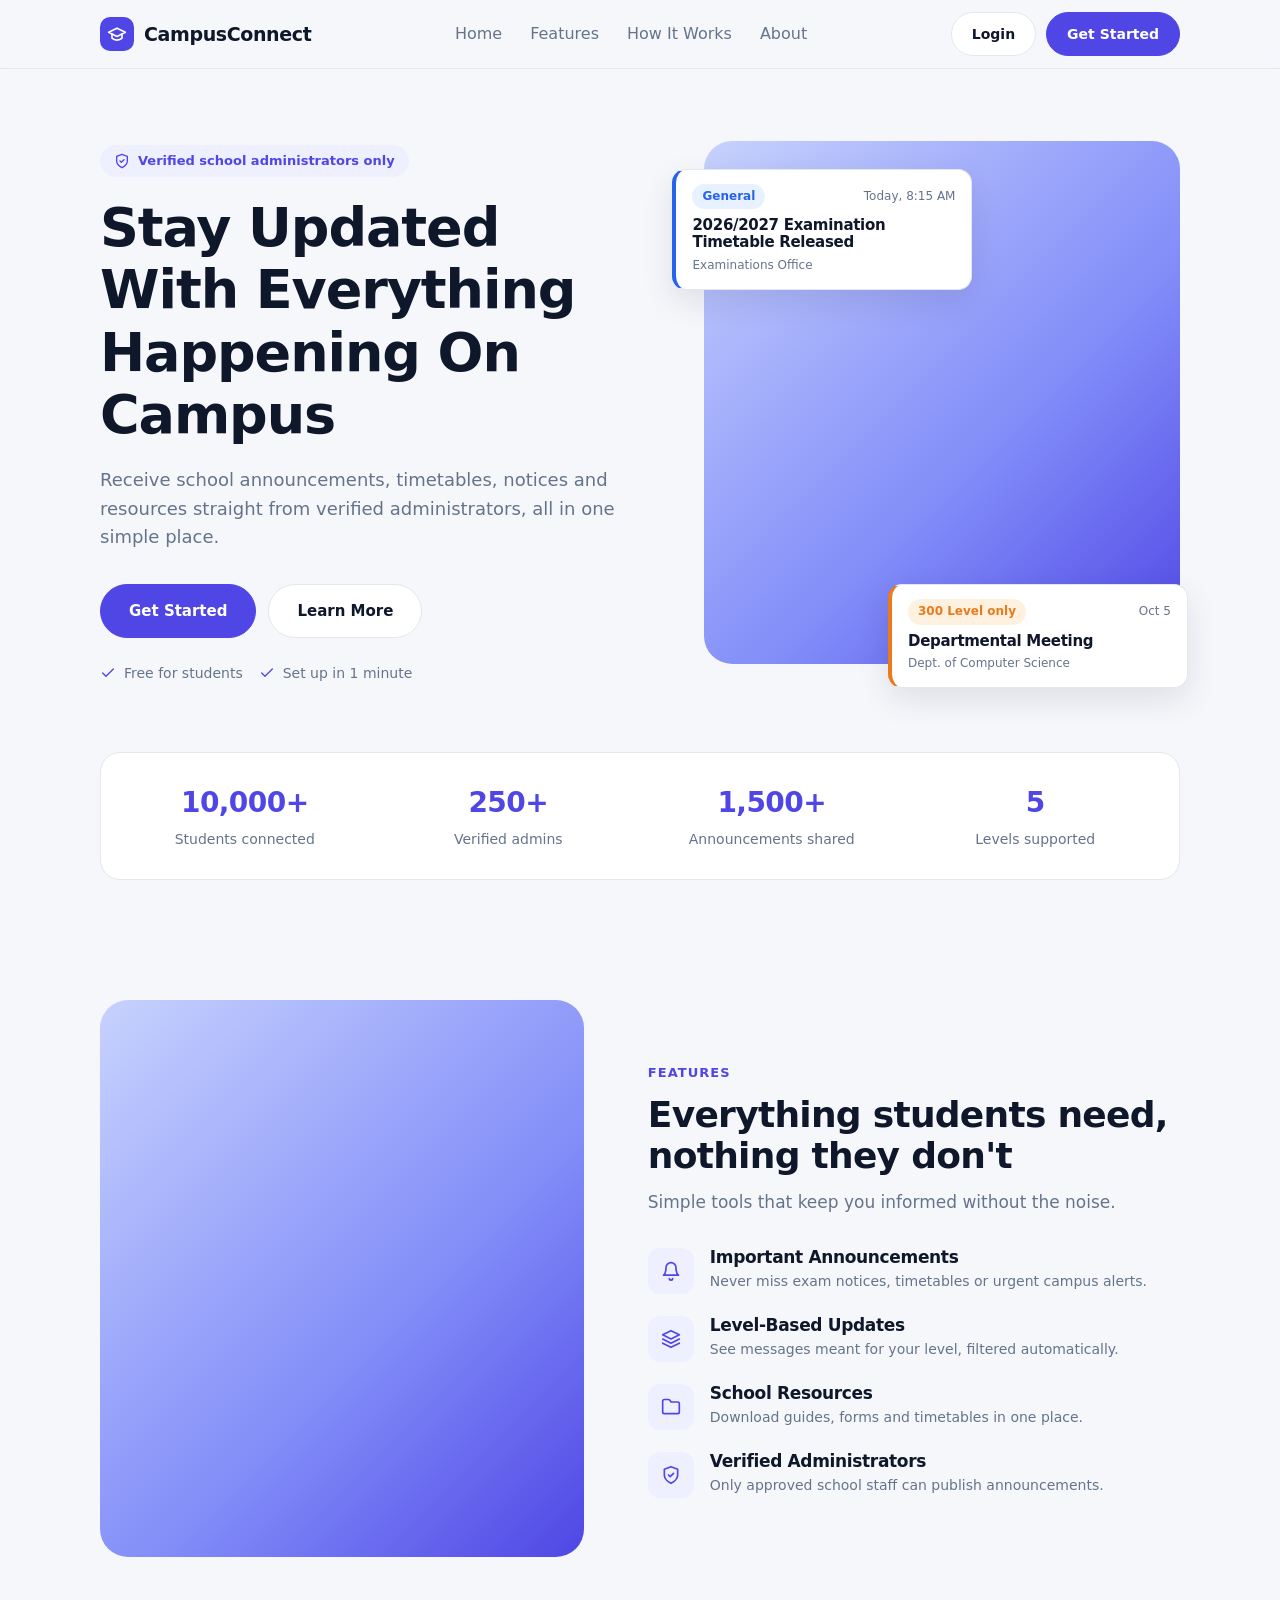
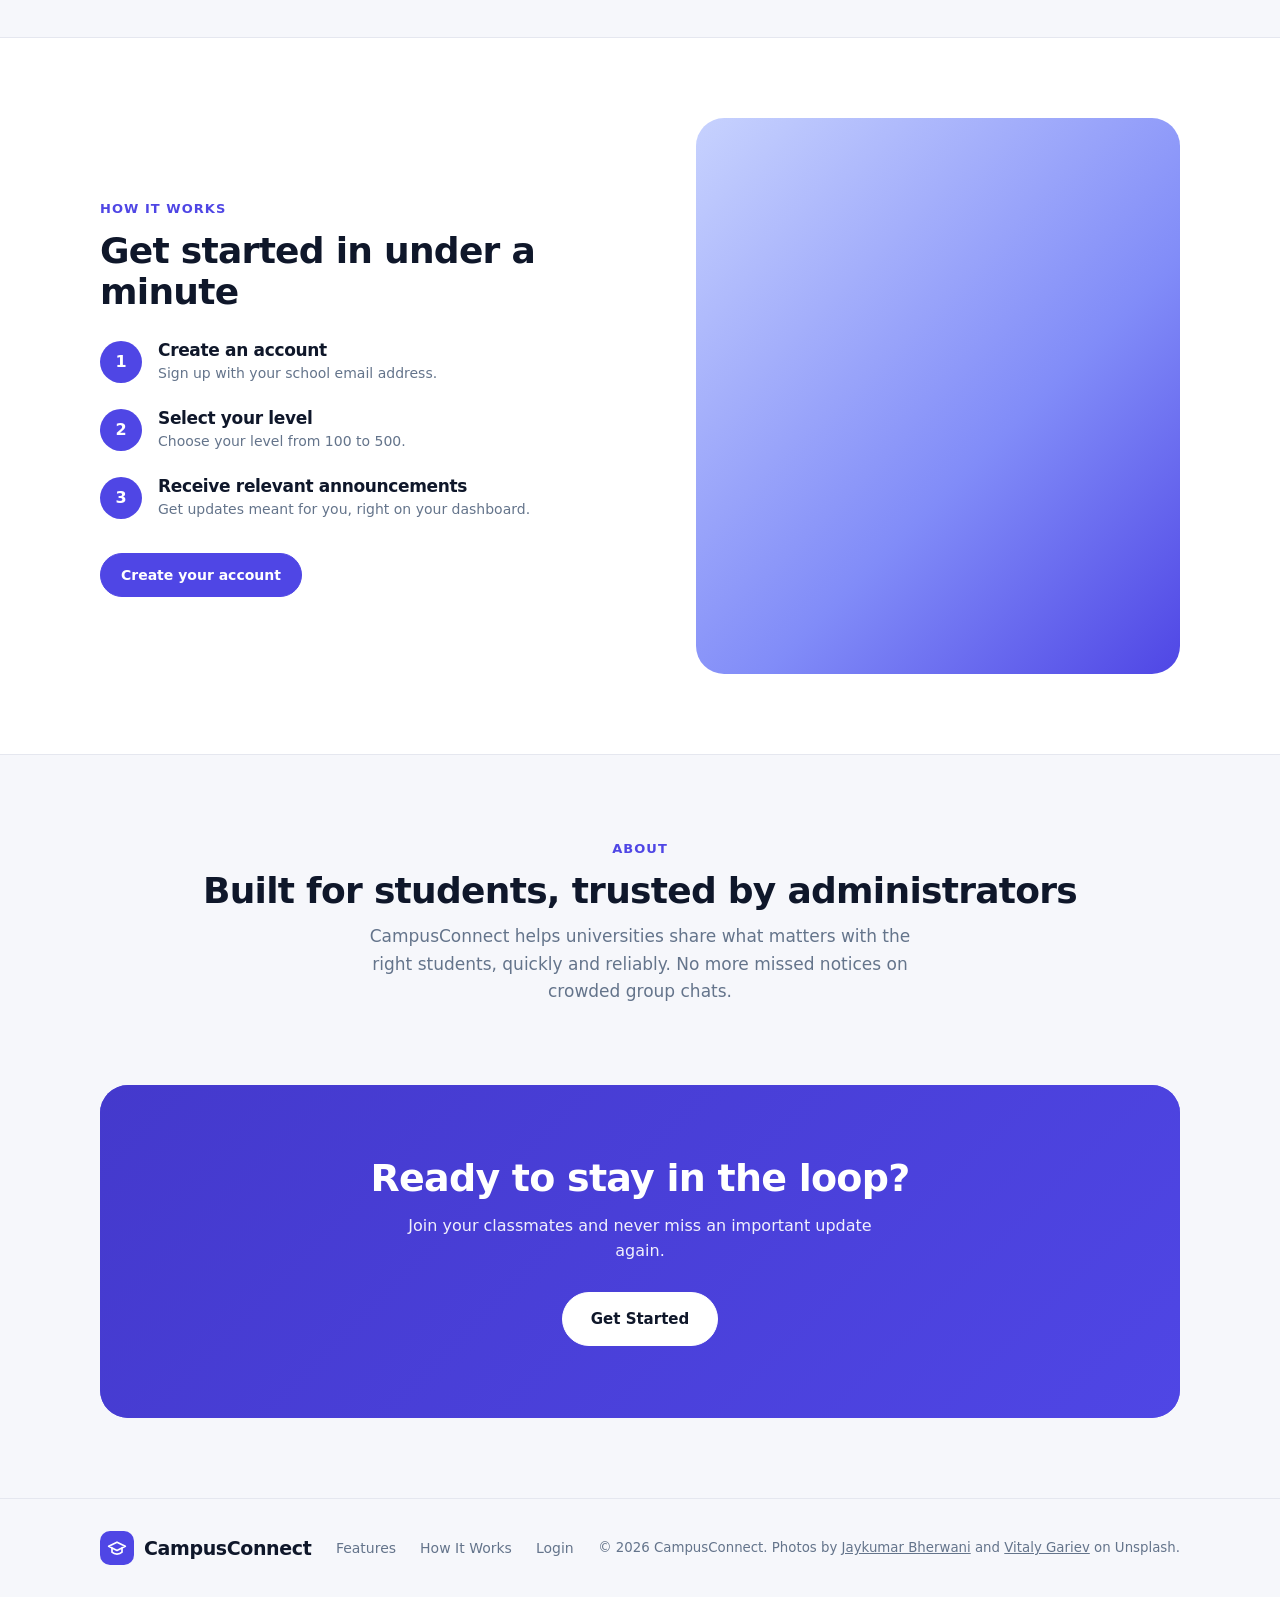
<file: index.html>
<!DOCTYPE html>
<html lang="en">
<head>
  <meta charset="UTF-8">
  <meta name="viewport" content="width=device-width, initial-scale=1.0">
  <title>CampusConnect | Stay Updated With Everything Happening On Campus</title>
  <meta name="description" content="Receive school announcements, timetables, notices and resources from verified administrators.">
  <link rel="stylesheet" href="style.css">
</head>
<body>

  <!--
    IMAGES
    Photos use Unsplash's free download links (unsplash.com/photos/ID/download).
    To change a picture, replace the ID in the src. If an image fails to load,
    the gradient behind it shows instead, so the layout never breaks.
    Photo IDs used:
      Dg8WzlOE1as  - Students studying at a long table (Jaykumar Bherwani)
      PkAiydV3VuY  - Two students in a classroom (Vitaly Gariev)
  -->

  <!-- NAVBAR -->
  <header class="navbar">
    <div class="container nav-inner">
      <a href="#home" class="logo">
        <span class="logo-icon">
          <svg viewBox="0 0 24 24"><path d="m22 10-10-5L2 10l10 5z"/><path d="M6 12v5c3 3 9 3 12 0v-5"/></svg>
        </span>
        CampusConnect
      </a>

      <nav class="nav-links" id="navLinks">
        <a href="#home">Home</a>
        <a href="#features">Features</a>
        <a href="#how-it-works">How It Works</a>
        <a href="#about">About</a>
        <div class="nav-actions-mobile">
          <a href="login.html" class="btn btn-outline">Login</a>
          <a href="signup.html" class="btn btn-primary">Get Started</a>
        </div>
      </nav>

      <div class="nav-actions">
        <a href="login.html" class="btn btn-outline">Login</a>
        <a href="signup.html" class="btn btn-primary">Get Started</a>
      </div>

      <!-- JS practice: toggle the "open" class on #navLinks when clicked -->
      <button class="menu-btn" id="menuBtn" aria-label="Toggle menu">
        <svg viewBox="0 0 24 24"><path d="M4 6h16M4 12h16M4 18h16"/></svg>
      </button>
    </div>
  </header>

  <main>
    <!-- HERO -->
    <section class="hero" id="home">
      <div class="container hero-grid">
        <div class="hero-text">
          <span class="pill">
            <svg viewBox="0 0 24 24"><path d="M12 22s8-4 8-10V5l-8-3-8 3v7c0 6 8 10 8 10z"/><path d="m9 12 2 2 4-4"/></svg>
            Verified school administrators only
          </span>
          <h1>Stay Updated With Everything Happening On Campus</h1>
          <p>
            Receive school announcements, timetables, notices and resources
            straight from verified administrators, all in one simple place.
          </p>
          <div class="hero-buttons">
            <a href="signup.html" class="btn btn-primary btn-lg">Get Started</a>
            <a href="#features" class="btn btn-outline btn-lg">Learn More</a>
          </div>
          <div class="trust">
            <svg viewBox="0 0 24 24"><path d="M20 6 9 17l-5-5"/></svg> Free for students
            <svg viewBox="0 0 24 24"><path d="M20 6 9 17l-5-5"/></svg> Set up in 1 minute
          </div>
        </div>

        <!-- Photo with floating announcement cards -->
        <div class="hero-visual">
          <div class="photo photo-hero">
            <img src="https://unsplash.com/photos/Dg8WzlOE1as/download?force=true&w=1000"
                 alt="Students studying together at a long table" onerror="this.remove()">
          </div>

          <article class="ann-card general float-top">
            <div class="ann-top">
              <span class="badge badge-general">General</span>
              <small>Today, 8:15 AM</small>
            </div>
            <h3>2026/2027 Examination Timetable Released</h3>
            <small class="author">Examinations Office</small>
          </article>

          <article class="ann-card level float-bottom">
            <div class="ann-top">
              <span class="badge badge-level-card">300 Level only</span>
              <small>Oct 5</small>
            </div>
            <h3>Departmental Meeting</h3>
            <small class="author">Dept. of Computer Science</small>
          </article>
        </div>
      </div>
    </section>

    <!-- STATS -->
    <section class="stats">
      <div class="container stats-grid">
        <div><strong>10,000+</strong><span>Students connected</span></div>
        <div><strong>250+</strong><span>Verified admins</span></div>
        <div><strong>1,500+</strong><span>Announcements shared</span></div>
        <div><strong>5</strong><span>Levels supported</span></div>
      </div>
    </section>

    <!-- FEATURES -->
    <section class="section" id="features">
      <div class="container split">
        <div class="split-image">
          <div class="photo photo-tall">
            <img src="https://unsplash.com/photos/PkAiydV3VuY/download?force=true&w=900"
                 alt="Two students smiling in a classroom" onerror="this.remove()">
          </div>
        </div>

        <div>
          <span class="eyebrow">Features</span>
          <h2>Everything students need, nothing they don't</h2>
          <p class="lead">Simple tools that keep you informed without the noise.</p>

          <div class="feature-list">
            <div class="feature">
              <div class="icon-box"><svg viewBox="0 0 24 24"><path d="M6 8a6 6 0 0 1 12 0c0 7 3 9 3 9H3s3-2 3-9"/><path d="M10 21a2 2 0 0 0 4 0"/></svg></div>
              <div>
                <h3>Important Announcements</h3>
                <p>Never miss exam notices, timetables or urgent campus alerts.</p>
              </div>
            </div>
            <div class="feature">
              <div class="icon-box"><svg viewBox="0 0 24 24"><path d="m12 2 10 5-10 5L2 7z"/><path d="m2 17 10 5 10-5M2 12l10 5 10-5"/></svg></div>
              <div>
                <h3>Level-Based Updates</h3>
                <p>See messages meant for your level, filtered automatically.</p>
              </div>
            </div>
            <div class="feature">
              <div class="icon-box"><svg viewBox="0 0 24 24"><path d="M4 20h16a2 2 0 0 0 2-2V8a2 2 0 0 0-2-2h-7.9l-1.5-2.2A2 2 0 0 0 9 3H4a2 2 0 0 0-2 2v13a2 2 0 0 0 2 2z"/></svg></div>
              <div>
                <h3>School Resources</h3>
                <p>Download guides, forms and timetables in one place.</p>
              </div>
            </div>
            <div class="feature">
              <div class="icon-box"><svg viewBox="0 0 24 24"><path d="M12 22s8-4 8-10V5l-8-3-8 3v7c0 6 8 10 8 10z"/><path d="m9 12 2 2 4-4"/></svg></div>
              <div>
                <h3>Verified Administrators</h3>
                <p>Only approved school staff can publish announcements.</p>
              </div>
            </div>
          </div>
        </div>
      </div>
    </section>

    <!-- HOW IT WORKS -->
    <section class="section section-alt" id="how-it-works">
      <div class="container split split-reverse">
        <div>
          <span class="eyebrow">How It Works</span>
          <h2>Get started in under a minute</h2>

          <ol class="steps">
            <li>
              <span class="step-number">1</span>
              <div>
                <h3>Create an account</h3>
                <p>Sign up with your school email address.</p>
              </div>
            </li>
            <li>
              <span class="step-number">2</span>
              <div>
                <h3>Select your level</h3>
                <p>Choose your level from 100 to 500.</p>
              </div>
            </li>
            <li>
              <span class="step-number">3</span>
              <div>
                <h3>Receive relevant announcements</h3>
                <p>Get updates meant for you, right on your dashboard.</p>
              </div>
            </li>
          </ol>
          <a href="signup.html" class="btn btn-primary">Create your account</a>
        </div>

        <div class="split-image">
          <div class="photo photo-tall">
            <img src="https://unsplash.com/photos/Dg8WzlOE1as/download?force=true&w=900"
                 alt="Students collaborating in a library" onerror="this.remove()">
          </div>
        </div>
      </div>
    </section>

    <!-- ABOUT -->
    <section class="section" id="about">
      <div class="container about">
        <span class="eyebrow">About</span>
        <h2>Built for students, trusted by administrators</h2>
        <p class="lead">
          CampusConnect helps universities share what matters with the right
          students, quickly and reliably. No more missed notices on crowded
          group chats.
        </p>
      </div>
    </section>

    <!-- FINAL CTA -->
    <section class="section cta-section">
      <div class="container">
        <div class="cta">
          <div class="cta-bg">
            <img src="https://unsplash.com/photos/PkAiydV3VuY/download?force=true&w=1400"
                 alt="" onerror="this.remove()">
          </div>
          <div class="cta-content">
            <h2>Ready to stay in the loop?</h2>
            <p>Join your classmates and never miss an important update again.</p>
            <a href="signup.html" class="btn btn-white btn-lg">Get Started</a>
          </div>
        </div>
      </div>
    </section>
  </main>

  <!-- FOOTER -->
  <footer class="footer">
    <div class="container footer-inner">
      <a href="#home" class="logo">
        <span class="logo-icon">
          <svg viewBox="0 0 24 24"><path d="m22 10-10-5L2 10l10 5z"/><path d="M6 12v5c3 3 9 3 12 0v-5"/></svg>
        </span>
        CampusConnect
      </a>
      <div class="footer-links">
        <a href="#features">Features</a>
        <a href="#how-it-works">How It Works</a>
        <a href="login.html">Login</a>
      </div>
      <small>
        &copy; 2026 CampusConnect. Photos by
        <a href="https://unsplash.com/photos/Dg8WzlOE1as" target="_blank" rel="noopener">Jaykumar Bherwani</a> and
        <a href="https://unsplash.com/photos/PkAiydV3VuY" target="_blank" rel="noopener">Vitaly Gariev</a>
        on Unsplash.
      </small>
    </div>
  </footer>

  <!-- Add your JavaScript here later:
  <script src="script.js"></script> -->
</body>
</html>
</file>
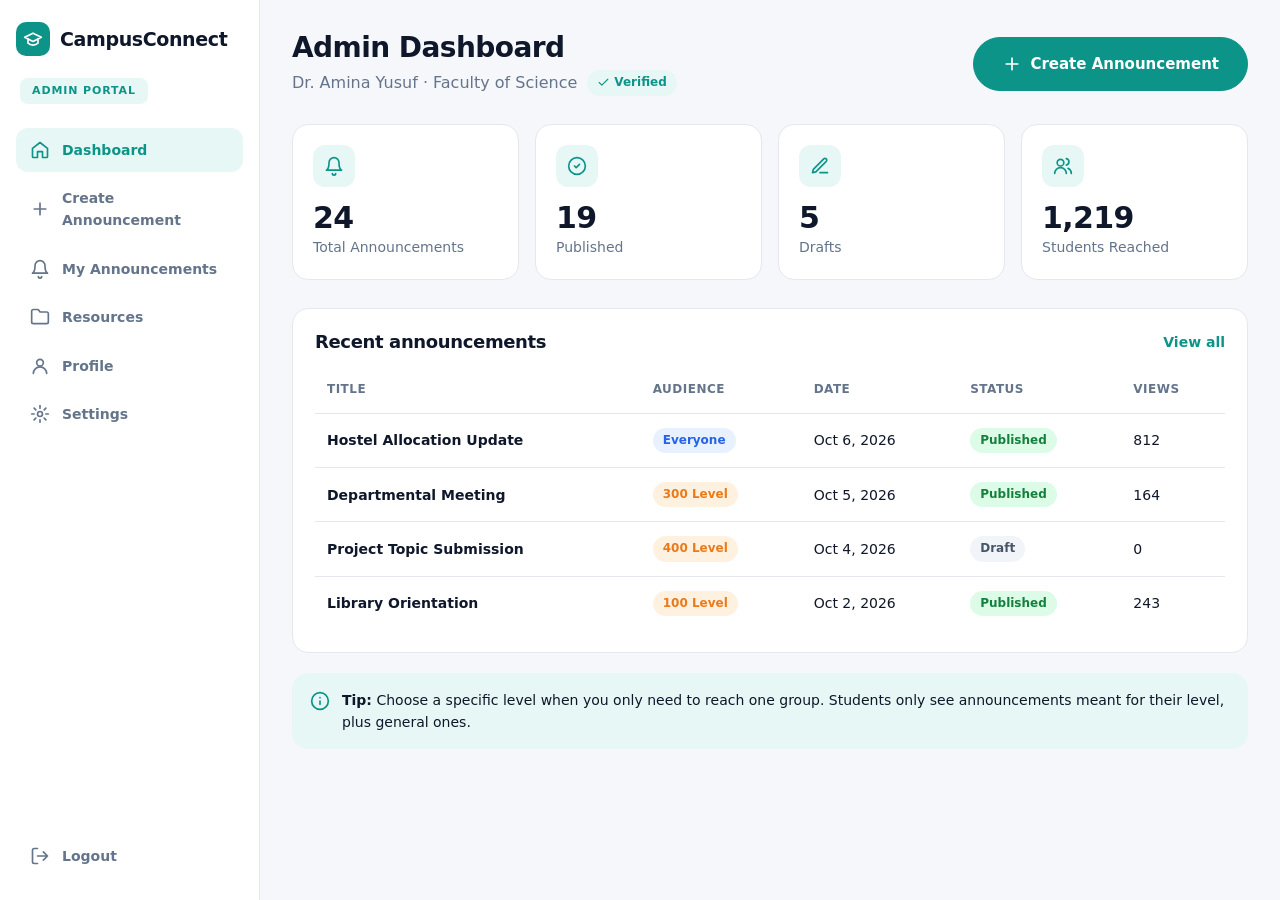
<file: admin-dashboard.html>
<!DOCTYPE html>
<html lang="en">
<head>
  <meta charset="UTF-8">
  <meta name="viewport" content="width=device-width, initial-scale=1.0">
  <title>Admin Dashboard | CampusConnect</title>
  <link rel="stylesheet" href="style.css">
  <link rel="stylesheet" href="dashboard.css">
</head>
<!-- "theme-admin" switches the accent color to teal so admins can tell this
     area apart from the student area (indigo). -->
<body class="dashboard-page theme-admin">

  <div class="app">

    <!-- ============ SIDEBAR ============ -->
    <aside class="sidebar" id="sidebar">
      <a href="admin-dashboard.html" class="logo">
        <span class="logo-icon">
          <svg viewBox="0 0 24 24"><path d="m22 10-10-5L2 10l10 5z"/><path d="M6 12v5c3 3 9 3 12 0v-5"/></svg>
        </span>
        CampusConnect
      </a>

      <span class="role-tag">Admin Portal</span>

      <nav class="side-nav">
        <a href="admin-dashboard.html" class="active">
          <svg viewBox="0 0 24 24"><path d="m3 10 9-7 9 7v10a1 1 0 0 1-1 1h-5v-7H9v7H4a1 1 0 0 1-1-1z"/></svg>
          Dashboard
        </a>
        <a href="create-announcement.html">
          <svg viewBox="0 0 24 24"><path d="M12 5v14M5 12h14"/></svg>
          Create Announcement
        </a>
        <a href="my-announcements.html">
          <svg viewBox="0 0 24 24"><path d="M6 8a6 6 0 0 1 12 0c0 7 3 9 3 9H3s3-2 3-9"/><path d="M10 21a2 2 0 0 0 4 0"/></svg>
          My Announcements
        </a>
        <a href="resources.html">
          <svg viewBox="0 0 24 24"><path d="M4 20h16a2 2 0 0 0 2-2V8a2 2 0 0 0-2-2h-7.9l-1.5-2.2A2 2 0 0 0 9 3H4a2 2 0 0 0-2 2v13a2 2 0 0 0 2 2z"/></svg>
          Resources
        </a>
        <a href="profile.html">
          <svg viewBox="0 0 24 24"><circle cx="12" cy="8" r="4"/><path d="M4 21a8 8 0 0 1 16 0"/></svg>
          Profile
        </a>
        <a href="settings.html">
          <svg viewBox="0 0 24 24"><circle cx="12" cy="12" r="3"/><path d="M12 2v3M12 19v3M2 12h3M19 12h3M4.9 4.9 7 7M17 17l2.1 2.1M4.9 19.1 7 17M17 7l2.1-2.1"/></svg>
          Settings
        </a>
      </nav>

      <a href="login.html" class="logout" id="logoutBtn">
        <svg viewBox="0 0 24 24"><path d="M9 21H5a2 2 0 0 1-2-2V5a2 2 0 0 1 2-2h4M16 17l5-5-5-5M21 12H9"/></svg>
        Logout
      </a>
    </aside>

    <!-- Dark overlay behind the sidebar on mobile -->
    <div class="overlay" id="overlay"></div>

    <!-- ============ MAIN AREA ============ -->
    <div class="content">

      <!-- Top bar (shown on mobile) -->
      <header class="topbar">
        <!-- JS practice: toggle the "open" class on #sidebar and #overlay -->
        <button class="icon-btn" id="menuBtn" aria-label="Open menu">
          <svg viewBox="0 0 24 24"><path d="M4 6h16M4 12h16M4 18h16"/></svg>
        </button>
        <span class="topbar-title">Admin Dashboard</span>
        <span class="avatar">AY</span>
      </header>

      <main class="main">

        <!-- Page header -->
        <div class="page-header">
          <div>
            <h1>Admin Dashboard</h1>
            <p class="muted">
              Dr. Amina Yusuf &middot; Faculty of Science
              <span class="badge badge-verified">
                <svg viewBox="0 0 24 24"><path d="M20 6 9 17l-5-5"/></svg>
                Verified
              </span>
            </p>
          </div>
          <a href="create-announcement.html" class="btn btn-primary btn-lg">
            <svg viewBox="0 0 24 24"><path d="M12 5v14M5 12h14"/></svg>
            Create Announcement
          </a>
        </div>

        <!-- Stat cards (JS practice: fill these numbers from an array of announcements) -->
        <section class="stats-cards">
          <div class="stat-card">
            <div class="stat-icon">
              <svg viewBox="0 0 24 24"><path d="M6 8a6 6 0 0 1 12 0c0 7 3 9 3 9H3s3-2 3-9"/><path d="M10 21a2 2 0 0 0 4 0"/></svg>
            </div>
            <strong id="totalCount">24</strong>
            <span>Total Announcements</span>
          </div>
          <div class="stat-card">
            <div class="stat-icon">
              <svg viewBox="0 0 24 24"><circle cx="12" cy="12" r="10"/><path d="m9 12 2 2 4-4"/></svg>
            </div>
            <strong id="publishedCount">19</strong>
            <span>Published</span>
          </div>
          <div class="stat-card">
            <div class="stat-icon">
              <svg viewBox="0 0 24 24"><path d="M12 20h9M16.5 3.5a2.1 2.1 0 0 1 3 3L7 19l-4 1 1-4z"/></svg>
            </div>
            <strong id="draftCount">5</strong>
            <span>Drafts</span>
          </div>
          <div class="stat-card">
            <div class="stat-icon">
              <svg viewBox="0 0 24 24"><circle cx="9" cy="8" r="4"/><path d="M2 21a7 7 0 0 1 14 0M16 3.1a4 4 0 0 1 0 7.8M22 21a7 7 0 0 0-4-6.3"/></svg>
            </div>
            <strong id="reachedCount">1,219</strong>
            <span>Students Reached</span>
          </div>
        </section>

        <!-- Recent announcements -->
        <section class="panel">
          <div class="panel-head">
            <h2>Recent announcements</h2>
            <a href="my-announcements.html" class="text-link">View all</a>
          </div>

          <div class="table-wrap">
            <table class="table" id="recentTable">
              <thead>
                <tr>
                  <th>Title</th>
                  <th>Audience</th>
                  <th>Date</th>
                  <th>Status</th>
                  <th>Views</th>
                </tr>
              </thead>
              <tbody>
                <tr>
                  <td><strong>Hostel Allocation Update</strong></td>
                  <td><span class="badge badge-general">Everyone</span></td>
                  <td>Oct 6, 2026</td>
                  <td><span class="badge badge-published">Published</span></td>
                  <td>812</td>
                </tr>
                <tr>
                  <td><strong>Departmental Meeting</strong></td>
                  <td><span class="badge badge-level-card">300 Level</span></td>
                  <td>Oct 5, 2026</td>
                  <td><span class="badge badge-published">Published</span></td>
                  <td>164</td>
                </tr>
                <tr>
                  <td><strong>Project Topic Submission</strong></td>
                  <td><span class="badge badge-level-card">400 Level</span></td>
                  <td>Oct 4, 2026</td>
                  <td><span class="badge badge-draft">Draft</span></td>
                  <td>0</td>
                </tr>
                <tr>
                  <td><strong>Library Orientation</strong></td>
                  <td><span class="badge badge-level-card">100 Level</span></td>
                  <td>Oct 2, 2026</td>
                  <td><span class="badge badge-published">Published</span></td>
                  <td>243</td>
                </tr>
              </tbody>
            </table>
          </div>

          <!-- Empty state: JS practice, remove "hidden" when there are no announcements -->
          <div class="empty-state" id="emptyState" hidden>
            <div class="stat-icon">
              <svg viewBox="0 0 24 24"><path d="M6 8a6 6 0 0 1 12 0c0 7 3 9 3 9H3s3-2 3-9"/><path d="M10 21a2 2 0 0 0 4 0"/></svg>
            </div>
            <h3>No announcements yet</h3>
            <p>Create your first announcement to reach students.</p>
            <a href="create-announcement.html" class="btn btn-primary">Create Announcement</a>
          </div>
        </section>

        <!-- Quick tips -->
        <section class="tip">
          <svg viewBox="0 0 24 24"><circle cx="12" cy="12" r="10"/><path d="M12 16v-4M12 8h.01"/></svg>
          <p>
            <strong>Tip:</strong> Choose a specific level when you only need to reach one group.
            Students only see announcements meant for their level, plus general ones.
          </p>
        </section>

      </main>
    </div>
  </div>

  <!-- Add your JavaScript here later:
  <script src="admin-dashboard.js"></script> -->
</body>
</html>
</file>
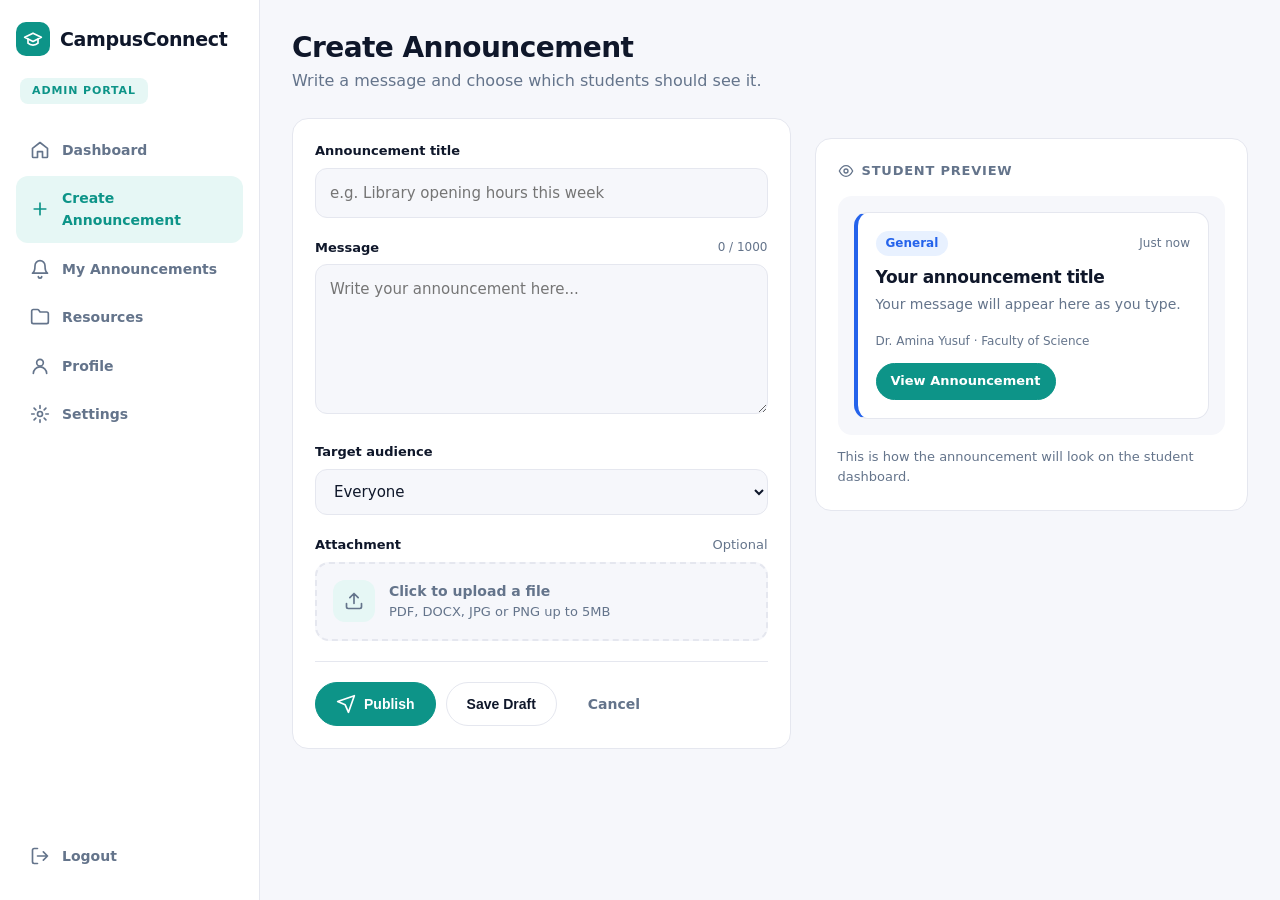
<file: create-announcement.html>
<!DOCTYPE html>
<html lang="en">
<head>
  <meta charset="UTF-8">
  <meta name="viewport" content="width=device-width, initial-scale=1.0">
  <title>Create Announcement | CampusConnect</title>
  <link rel="stylesheet" href="style.css">
  <link rel="stylesheet" href="dashboard.css">
</head>
<body class="dashboard-page theme-admin">

  <div class="app">

    <!-- ============ SIDEBAR ============ -->
    <aside class="sidebar" id="sidebar">
      <a href="admin-dashboard.html" class="logo">
        <span class="logo-icon">
          <svg viewBox="0 0 24 24"><path d="m22 10-10-5L2 10l10 5z"/><path d="M6 12v5c3 3 9 3 12 0v-5"/></svg>
        </span>
        CampusConnect
      </a>

      <span class="role-tag">Admin Portal</span>

      <nav class="side-nav">
        <a href="admin-dashboard.html">
          <svg viewBox="0 0 24 24"><path d="m3 10 9-7 9 7v10a1 1 0 0 1-1 1h-5v-7H9v7H4a1 1 0 0 1-1-1z"/></svg>
          Dashboard
        </a>
        <a href="create-announcement.html" class="active">
          <svg viewBox="0 0 24 24"><path d="M12 5v14M5 12h14"/></svg>
          Create Announcement
        </a>
        <a href="my-announcements.html">
          <svg viewBox="0 0 24 24"><path d="M6 8a6 6 0 0 1 12 0c0 7 3 9 3 9H3s3-2 3-9"/><path d="M10 21a2 2 0 0 0 4 0"/></svg>
          My Announcements
        </a>
        <a href="resources.html">
          <svg viewBox="0 0 24 24"><path d="M4 20h16a2 2 0 0 0 2-2V8a2 2 0 0 0-2-2h-7.9l-1.5-2.2A2 2 0 0 0 9 3H4a2 2 0 0 0-2 2v13a2 2 0 0 0 2 2z"/></svg>
          Resources
        </a>
        <a href="profile.html">
          <svg viewBox="0 0 24 24"><circle cx="12" cy="8" r="4"/><path d="M4 21a8 8 0 0 1 16 0"/></svg>
          Profile
        </a>
        <a href="settings.html">
          <svg viewBox="0 0 24 24"><circle cx="12" cy="12" r="3"/><path d="M12 2v3M12 19v3M2 12h3M19 12h3M4.9 4.9 7 7M17 17l2.1 2.1M4.9 19.1 7 17M17 7l2.1-2.1"/></svg>
          Settings
        </a>
      </nav>

      <a href="login.html" class="logout" id="logoutBtn">
        <svg viewBox="0 0 24 24"><path d="M9 21H5a2 2 0 0 1-2-2V5a2 2 0 0 1 2-2h4M16 17l5-5-5-5M21 12H9"/></svg>
        Logout
      </a>
    </aside>

    <div class="overlay" id="overlay"></div>

    <!-- ============ MAIN AREA ============ -->
    <div class="content">

      <header class="topbar">
        <button class="icon-btn" id="menuBtn" aria-label="Open menu">
          <svg viewBox="0 0 24 24"><path d="M4 6h16M4 12h16M4 18h16"/></svg>
        </button>
        <span class="topbar-title">Create Announcement</span>
        <span class="avatar">AY</span>
      </header>

      <main class="main">

        <div class="page-header-simple">
          <h1>Create Announcement</h1>
          <p class="muted">Write a message and choose which students should see it.</p>
        </div>

        <div class="create-grid">

          <!-- ========== FORM ========== -->
          <form class="panel form-panel" id="announcementForm" novalidate>

            <div class="field">
              <label class="label" for="title">Announcement title</label>
              <input type="text" id="title" name="title" maxlength="100" placeholder="e.g. Library opening hours this week">
              <p class="error" id="titleError" hidden></p>
            </div>

            <div class="field">
              <label class="label" for="message">
                Message
                <!-- JS practice: update this counter as the user types -->
                <span class="hint" id="charCount">0 / 1000</span>
              </label>
              <textarea id="message" name="message" maxlength="1000" placeholder="Write your announcement here..."></textarea>
              <p class="error" id="messageError" hidden></p>
            </div>

            <div class="field">
              <label class="label" for="audience">Target audience</label>
              <select id="audience" name="audience">
                <option value="everyone">Everyone</option>
                <option value="100">100 Level</option>
                <option value="200">200 Level</option>
                <option value="300">300 Level</option>
                <option value="400">400 Level</option>
                <option value="500">500 Level</option>
              </select>
            </div>

            <div class="field">
              <span class="label">Attachment <span class="optional">Optional</span></span>
              <label class="dropzone" for="attachment">
                <span class="stat-icon" style="margin:0">
                  <svg viewBox="0 0 24 24"><path d="M21 15v4a2 2 0 0 1-2 2H5a2 2 0 0 1-2-2v-4M17 8l-5-5-5 5M12 3v12"/></svg>
                </span>
                <span>
                  <strong>Click to upload a file</strong>
                  <span>PDF, DOCX, JPG or PNG up to 5MB</span>
                </span>
                <input type="file" id="attachment" name="attachment" accept=".pdf,.doc,.docx,.jpg,.jpeg,.png">
              </label>
              <!-- JS practice: show the chosen file name here -->
              <p class="file-name" id="fileName" hidden></p>
            </div>

            <div class="form-actions">
              <button type="submit" class="btn btn-primary" id="publishBtn">
                <svg viewBox="0 0 24 24"><path d="m22 2-7 20-4-9-9-4z"/></svg>
                Publish
              </button>
              <button type="button" class="btn btn-outline" id="draftBtn">Save Draft</button>
              <a href="admin-dashboard.html" class="btn btn-ghost" id="cancelBtn">Cancel</a>
            </div>
          </form>

          <!-- ========== LIVE PREVIEW ========== -->
          <aside class="panel preview-panel">
            <div class="preview-label">
              <svg viewBox="0 0 24 24"><path d="M2 12s4-8 10-8 10 8 10 8-4 8-10 8S2 12 2 12z"/><circle cx="12" cy="12" r="3"/></svg>
              Student preview
            </div>

            <div class="preview-box">
              <!-- Same card students will see.
                   JS practice: update these elements as the admin types.
                   Use class "general" for Everyone, and "level" for a specific level. -->
              <article class="ann-card general" id="previewCard">
                <div class="ann-top">
                  <span class="badge badge-general" id="previewAudience">General</span>
                  <small id="previewDate">Just now</small>
                </div>
                <h3 id="previewTitle">Your announcement title</h3>
                <p id="previewMessage">Your message will appear here as you type.</p>
                <div class="ann-meta">
                  <small class="author">Dr. Amina Yusuf &middot; Faculty of Science</small>
                  <span class="btn btn-primary" style="padding:7px 14px;font-size:13px">View Announcement</span>
                </div>
              </article>
            </div>

            <p class="preview-note">This is how the announcement will look on the student dashboard.</p>
          </aside>

        </div>
      </main>
    </div>
  </div>

  <!-- ========== CONFIRM MODAL (JS practice: remove "hidden" to show it) ========== -->
  <div class="modal-backdrop" id="confirmModal" hidden>
    <div class="modal" role="dialog" aria-modal="true" aria-labelledby="modalTitle">
      <h3 id="modalTitle">Publish announcement?</h3>
      <p id="modalText">This will be sent to everyone right away. You can still edit it later.</p>
      <div class="modal-actions">
        <button type="button" class="btn btn-outline" id="modalCancel">Go back</button>
        <button type="button" class="btn btn-primary" id="modalConfirm">Yes, publish</button>
      </div>
    </div>
  </div>

  <!-- ========== SUCCESS TOAST (JS practice: show for a few seconds) ========== -->
  <div class="toast" id="toast" hidden>
    <svg viewBox="0 0 24 24"><path d="M20 6 9 17l-5-5"/></svg>
    <span id="toastText">Announcement published</span>
  </div>

  <!-- Add your JavaScript here later:
  <script src="create-announcement.js"></script> -->
</body>
</html>
</file>
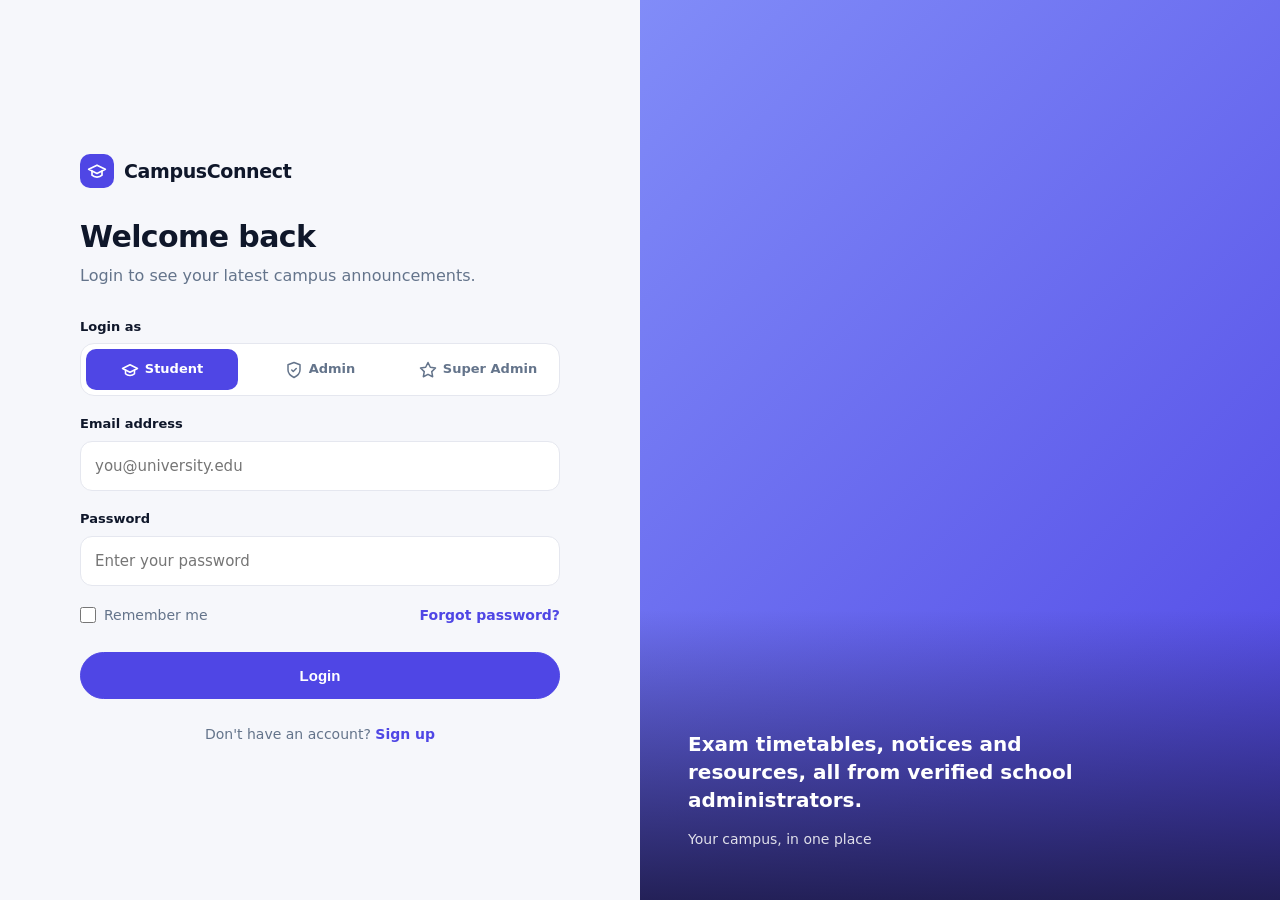
<file: login.html>
<!DOCTYPE html>
<html lang="en">
<head>
  <meta charset="UTF-8">
  <meta name="viewport" content="width=device-width, initial-scale=1.0">
  <title>Login | CampusConnect</title>
  <link rel="stylesheet" href="style.css">
  <link rel="stylesheet" href="auth.css">
</head>
<body class="auth-page">

  <div class="auth-layout">

    <!-- LEFT: form -->
    <main class="auth-main">
      <div class="auth-box">
        <a href="index.html" class="logo">
          <span class="logo-icon">
            <svg viewBox="0 0 24 24"><path d="m22 10-10-5L2 10l10 5z"/><path d="M6 12v5c3 3 9 3 12 0v-5"/></svg>
          </span>
          CampusConnect
        </a>

        <h1>Welcome back</h1>
        <p class="auth-sub">Login to see your latest campus announcements.</p>

        <form id="loginForm" novalidate>

          <!-- Login as: Student / Admin / Super Admin -->
          <div class="field">
            <span class="label">Login as</span>
            <div class="toggle toggle-3">
              <input type="radio" name="role" id="roleStudent" value="student" checked>
              <label for="roleStudent">
                <svg viewBox="0 0 24 24"><path d="m22 10-10-5L2 10l10 5z"/><path d="M6 12v5c3 3 9 3 12 0v-5"/></svg>
                Student
              </label>

              <input type="radio" name="role" id="roleAdmin" value="admin">
              <label for="roleAdmin">
                <svg viewBox="0 0 24 24"><path d="M12 22s8-4 8-10V5l-8-3-8 3v7c0 6 8 10 8 10z"/><path d="m9 12 2 2 4-4"/></svg>
                Admin
              </label>

              <input type="radio" name="role" id="roleSuper" value="super">
              <label for="roleSuper">
                <svg viewBox="0 0 24 24"><path d="m12 2 3.1 6.3 6.9 1-5 4.9 1.2 6.8L12 17.8 5.8 21l1.2-6.8-5-4.9 6.9-1z"/></svg>
                Super Admin
              </label>
            </div>
          </div>

          <div class="field">
            <label class="label" for="email">Email address</label>
            <input type="email" id="email" name="email" placeholder="you@university.edu" autocomplete="email">
            <p class="error" id="emailError" hidden></p>
          </div>

          <div class="field">
            <label class="label" for="password">Password</label>
            <input type="password" id="password" name="password" placeholder="Enter your password" autocomplete="current-password">
            <p class="error" id="passwordError" hidden></p>
          </div>

          <div class="form-options">
            <label class="check" for="remember">
              <input type="checkbox" id="remember" name="remember">
              Remember me
            </label>
            <a href="#" class="text-link" id="forgotLink">Forgot password?</a>
          </div>

          <button type="submit" class="btn btn-primary btn-lg btn-block" id="submitBtn">Login</button>

          <!-- JS practice: show login errors (e.g. "Incorrect email or password") here -->
          <p class="form-message form-message-error" id="formMessage" hidden></p>
        </form>

        <p class="auth-switch">Don't have an account? <a href="signup.html">Sign up</a></p>
      </div>
    </main>

    <!-- RIGHT: photo panel (hidden on small screens) -->
    <aside class="auth-side">
      <img src="https://unsplash.com/photos/Dg8WzlOE1as/download?force=true&w=1100"
           alt="Students studying together at a long table" onerror="this.remove()">
      <div class="auth-side-overlay">
        <blockquote>
          Exam timetables, notices and resources, all from verified school administrators.
        </blockquote>
        <span>Your campus, in one place</span>
      </div>
    </aside>

  </div>

  <!-- auth.js has the shared helpers, so it must load first -->
  <script src="auth.js"></script>
  <script src="login.js"></script>
</body>
</html>
</file>
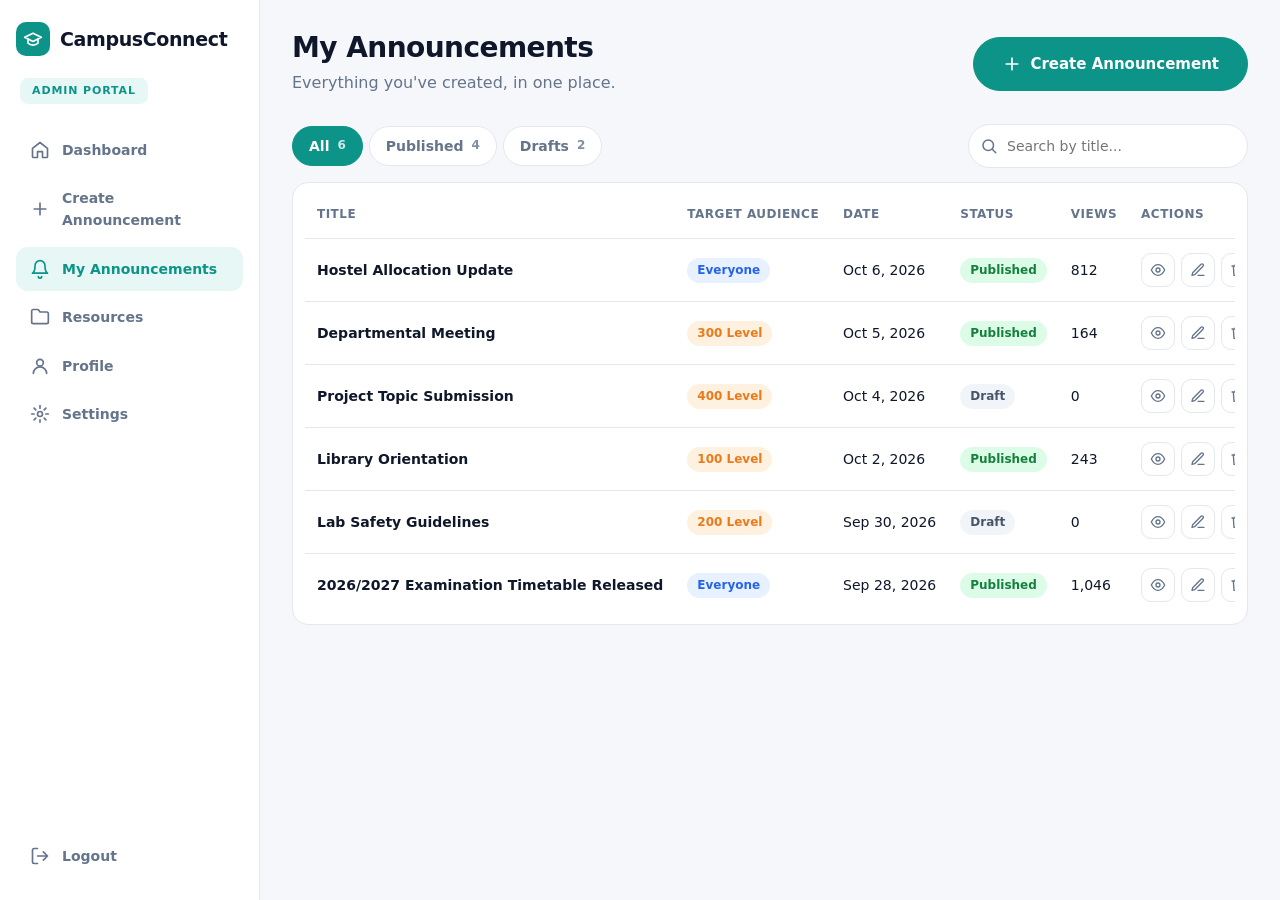
<file: my-announcements.html>
<!DOCTYPE html>
<html lang="en">
<head>
  <meta charset="UTF-8">
  <meta name="viewport" content="width=device-width, initial-scale=1.0">
  <title>My Announcements | CampusConnect</title>
  <link rel="stylesheet" href="style.css">
  <link rel="stylesheet" href="dashboard.css">
</head>
<body class="dashboard-page theme-admin">

  <div class="app">

    <!-- ============ SIDEBAR ============ -->
    <aside class="sidebar" id="sidebar">
      <a href="admin-dashboard.html" class="logo">
        <span class="logo-icon">
          <svg viewBox="0 0 24 24"><path d="m22 10-10-5L2 10l10 5z"/><path d="M6 12v5c3 3 9 3 12 0v-5"/></svg>
        </span>
        CampusConnect
      </a>

      <span class="role-tag">Admin Portal</span>

      <nav class="side-nav">
        <a href="admin-dashboard.html">
          <svg viewBox="0 0 24 24"><path d="m3 10 9-7 9 7v10a1 1 0 0 1-1 1h-5v-7H9v7H4a1 1 0 0 1-1-1z"/></svg>
          Dashboard
        </a>
        <a href="create-announcement.html">
          <svg viewBox="0 0 24 24"><path d="M12 5v14M5 12h14"/></svg>
          Create Announcement
        </a>
        <a href="my-announcements.html" class="active">
          <svg viewBox="0 0 24 24"><path d="M6 8a6 6 0 0 1 12 0c0 7 3 9 3 9H3s3-2 3-9"/><path d="M10 21a2 2 0 0 0 4 0"/></svg>
          My Announcements
        </a>
        <a href="resources.html">
          <svg viewBox="0 0 24 24"><path d="M4 20h16a2 2 0 0 0 2-2V8a2 2 0 0 0-2-2h-7.9l-1.5-2.2A2 2 0 0 0 9 3H4a2 2 0 0 0-2 2v13a2 2 0 0 0 2 2z"/></svg>
          Resources
        </a>
        <a href="profile.html">
          <svg viewBox="0 0 24 24"><circle cx="12" cy="8" r="4"/><path d="M4 21a8 8 0 0 1 16 0"/></svg>
          Profile
        </a>
        <a href="settings.html">
          <svg viewBox="0 0 24 24"><circle cx="12" cy="12" r="3"/><path d="M12 2v3M12 19v3M2 12h3M19 12h3M4.9 4.9 7 7M17 17l2.1 2.1M4.9 19.1 7 17M17 7l2.1-2.1"/></svg>
          Settings
        </a>
      </nav>

      <a href="login.html" class="logout" id="logoutBtn">
        <svg viewBox="0 0 24 24"><path d="M9 21H5a2 2 0 0 1-2-2V5a2 2 0 0 1 2-2h4M16 17l5-5-5-5M21 12H9"/></svg>
        Logout
      </a>
    </aside>

    <div class="overlay" id="overlay"></div>

    <!-- ============ MAIN AREA ============ -->
    <div class="content">

      <header class="topbar">
        <button class="icon-btn" id="menuBtn" aria-label="Open menu">
          <svg viewBox="0 0 24 24"><path d="M4 6h16M4 12h16M4 18h16"/></svg>
        </button>
        <span class="topbar-title">My Announcements</span>
        <span class="avatar">AY</span>
      </header>

      <main class="main">

        <div class="page-header">
          <div>
            <h1>My Announcements</h1>
            <p class="muted">Everything you've created, in one place.</p>
          </div>
          <a href="create-announcement.html" class="btn btn-primary btn-lg">
            <svg viewBox="0 0 24 24"><path d="M12 5v14M5 12h14"/></svg>
            Create Announcement
          </a>
        </div>

        <!-- Filters + search (JS practice: filter the table rows) -->
        <div class="toolbar">
          <div class="filter-tabs" id="filterTabs">
            <button class="filter-tab active" data-filter="all">All <span class="count">6</span></button>
            <button class="filter-tab" data-filter="published">Published <span class="count">4</span></button>
            <button class="filter-tab" data-filter="draft">Drafts <span class="count">2</span></button>
          </div>

          <div class="search">
            <svg viewBox="0 0 24 24"><circle cx="11" cy="11" r="7"/><path d="m21 21-4.3-4.3"/></svg>
            <input type="search" id="searchInput" placeholder="Search by title...">
          </div>
        </div>

        <!-- Table. Each row has data-* attributes to make filtering easy. -->
        <section class="panel panel-flush">
          <div class="table-wrap">
            <table class="table" id="announcementTable">
              <thead>
                <tr>
                  <th>Title</th>
                  <th>Target audience</th>
                  <th>Date</th>
                  <th>Status</th>
                  <th>Views</th>
                  <th>Actions</th>
                </tr>
              </thead>
              <tbody>
                <tr data-id="1" data-status="published" data-title="hostel allocation update">
                  <td><strong>Hostel Allocation Update</strong></td>
                  <td><span class="badge badge-general">Everyone</span></td>
                  <td>Oct 6, 2026</td>
                  <td><span class="badge badge-published">Published</span></td>
                  <td>812</td>
                  <td>
                    <div class="row-actions">
                      <a href="announcement-details.html?id=1" class="action-btn" aria-label="View" title="View">
                        <svg viewBox="0 0 24 24"><path d="M2 12s4-8 10-8 10 8 10 8-4 8-10 8S2 12 2 12z"/><circle cx="12" cy="12" r="3"/></svg>
                      </a>
                      <a href="create-announcement.html?id=1" class="action-btn" aria-label="Edit" title="Edit">
                        <svg viewBox="0 0 24 24"><path d="M12 20h9M16.5 3.5a2.1 2.1 0 0 1 3 3L7 19l-4 1 1-4z"/></svg>
                      </a>
                      <button class="action-btn danger" data-delete="1" aria-label="Delete" title="Delete">
                        <svg viewBox="0 0 24 24"><path d="M3 6h18M8 6V4h8v2M19 6l-1 14H6L5 6"/></svg>
                      </button>
                    </div>
                  </td>
                </tr>

                <tr data-id="2" data-status="published" data-title="departmental meeting">
                  <td><strong>Departmental Meeting</strong></td>
                  <td><span class="badge badge-level-card">300 Level</span></td>
                  <td>Oct 5, 2026</td>
                  <td><span class="badge badge-published">Published</span></td>
                  <td>164</td>
                  <td>
                    <div class="row-actions">
                      <a href="announcement-details.html?id=2" class="action-btn" aria-label="View" title="View">
                        <svg viewBox="0 0 24 24"><path d="M2 12s4-8 10-8 10 8 10 8-4 8-10 8S2 12 2 12z"/><circle cx="12" cy="12" r="3"/></svg>
                      </a>
                      <a href="create-announcement.html?id=2" class="action-btn" aria-label="Edit" title="Edit">
                        <svg viewBox="0 0 24 24"><path d="M12 20h9M16.5 3.5a2.1 2.1 0 0 1 3 3L7 19l-4 1 1-4z"/></svg>
                      </a>
                      <button class="action-btn danger" data-delete="2" aria-label="Delete" title="Delete">
                        <svg viewBox="0 0 24 24"><path d="M3 6h18M8 6V4h8v2M19 6l-1 14H6L5 6"/></svg>
                      </button>
                    </div>
                  </td>
                </tr>

                <tr data-id="3" data-status="draft" data-title="project topic submission">
                  <td><strong>Project Topic Submission</strong></td>
                  <td><span class="badge badge-level-card">400 Level</span></td>
                  <td>Oct 4, 2026</td>
                  <td><span class="badge badge-draft">Draft</span></td>
                  <td>0</td>
                  <td>
                    <div class="row-actions">
                      <a href="announcement-details.html?id=3" class="action-btn" aria-label="View" title="View">
                        <svg viewBox="0 0 24 24"><path d="M2 12s4-8 10-8 10 8 10 8-4 8-10 8S2 12 2 12z"/><circle cx="12" cy="12" r="3"/></svg>
                      </a>
                      <a href="create-announcement.html?id=3" class="action-btn" aria-label="Edit" title="Edit">
                        <svg viewBox="0 0 24 24"><path d="M12 20h9M16.5 3.5a2.1 2.1 0 0 1 3 3L7 19l-4 1 1-4z"/></svg>
                      </a>
                      <button class="action-btn danger" data-delete="3" aria-label="Delete" title="Delete">
                        <svg viewBox="0 0 24 24"><path d="M3 6h18M8 6V4h8v2M19 6l-1 14H6L5 6"/></svg>
                      </button>
                    </div>
                  </td>
                </tr>

                <tr data-id="4" data-status="published" data-title="library orientation">
                  <td><strong>Library Orientation</strong></td>
                  <td><span class="badge badge-level-card">100 Level</span></td>
                  <td>Oct 2, 2026</td>
                  <td><span class="badge badge-published">Published</span></td>
                  <td>243</td>
                  <td>
                    <div class="row-actions">
                      <a href="announcement-details.html?id=4" class="action-btn" aria-label="View" title="View">
                        <svg viewBox="0 0 24 24"><path d="M2 12s4-8 10-8 10 8 10 8-4 8-10 8S2 12 2 12z"/><circle cx="12" cy="12" r="3"/></svg>
                      </a>
                      <a href="create-announcement.html?id=4" class="action-btn" aria-label="Edit" title="Edit">
                        <svg viewBox="0 0 24 24"><path d="M12 20h9M16.5 3.5a2.1 2.1 0 0 1 3 3L7 19l-4 1 1-4z"/></svg>
                      </a>
                      <button class="action-btn danger" data-delete="4" aria-label="Delete" title="Delete">
                        <svg viewBox="0 0 24 24"><path d="M3 6h18M8 6V4h8v2M19 6l-1 14H6L5 6"/></svg>
                      </button>
                    </div>
                  </td>
                </tr>

                <tr data-id="5" data-status="draft" data-title="lab safety guidelines">
                  <td><strong>Lab Safety Guidelines</strong></td>
                  <td><span class="badge badge-level-card">200 Level</span></td>
                  <td>Sep 30, 2026</td>
                  <td><span class="badge badge-draft">Draft</span></td>
                  <td>0</td>
                  <td>
                    <div class="row-actions">
                      <a href="announcement-details.html?id=5" class="action-btn" aria-label="View" title="View">
                        <svg viewBox="0 0 24 24"><path d="M2 12s4-8 10-8 10 8 10 8-4 8-10 8S2 12 2 12z"/><circle cx="12" cy="12" r="3"/></svg>
                      </a>
                      <a href="create-announcement.html?id=5" class="action-btn" aria-label="Edit" title="Edit">
                        <svg viewBox="0 0 24 24"><path d="M12 20h9M16.5 3.5a2.1 2.1 0 0 1 3 3L7 19l-4 1 1-4z"/></svg>
                      </a>
                      <button class="action-btn danger" data-delete="5" aria-label="Delete" title="Delete">
                        <svg viewBox="0 0 24 24"><path d="M3 6h18M8 6V4h8v2M19 6l-1 14H6L5 6"/></svg>
                      </button>
                    </div>
                  </td>
                </tr>

                <tr data-id="6" data-status="published" data-title="2026/2027 examination timetable released">
                  <td><strong>2026/2027 Examination Timetable Released</strong></td>
                  <td><span class="badge badge-general">Everyone</span></td>
                  <td>Sep 28, 2026</td>
                  <td><span class="badge badge-published">Published</span></td>
                  <td>1,046</td>
                  <td>
                    <div class="row-actions">
                      <a href="announcement-details.html?id=6" class="action-btn" aria-label="View" title="View">
                        <svg viewBox="0 0 24 24"><path d="M2 12s4-8 10-8 10 8 10 8-4 8-10 8S2 12 2 12z"/><circle cx="12" cy="12" r="3"/></svg>
                      </a>
                      <a href="create-announcement.html?id=6" class="action-btn" aria-label="Edit" title="Edit">
                        <svg viewBox="0 0 24 24"><path d="M12 20h9M16.5 3.5a2.1 2.1 0 0 1 3 3L7 19l-4 1 1-4z"/></svg>
                      </a>
                      <button class="action-btn danger" data-delete="6" aria-label="Delete" title="Delete">
                        <svg viewBox="0 0 24 24"><path d="M3 6h18M8 6V4h8v2M19 6l-1 14H6L5 6"/></svg>
                      </button>
                    </div>
                  </td>
                </tr>
              </tbody>
            </table>
          </div>

          <!-- Empty state: JS practice, remove "hidden" when no rows match the filter/search -->
          <div class="empty-state" id="emptyState" hidden>
            <div class="stat-icon">
              <svg viewBox="0 0 24 24"><circle cx="11" cy="11" r="7"/><path d="m21 21-4.3-4.3"/></svg>
            </div>
            <h3>No announcements found</h3>
            <p>Try a different search or filter, or create a new announcement.</p>
            <a href="create-announcement.html" class="btn btn-primary">Create Announcement</a>
          </div>
        </section>

      </main>
    </div>
  </div>

  <!-- ========== DELETE CONFIRMATION (JS practice: remove "hidden" to show) ========== -->
  <div class="modal-backdrop" id="deleteModal" hidden>
    <div class="modal" role="dialog" aria-modal="true" aria-labelledby="deleteTitle">
      <h3 id="deleteTitle">Delete announcement?</h3>
      <p id="deleteText">This can't be undone. Students will no longer be able to see it.</p>
      <div class="modal-actions">
        <button type="button" class="btn btn-outline" id="deleteCancel">Keep it</button>
        <button type="button" class="btn btn-danger" id="deleteConfirm">Yes, delete</button>
      </div>
    </div>
  </div>

  <!-- ========== SUCCESS TOAST ========== -->
  <div class="toast" id="toast" hidden>
    <svg viewBox="0 0 24 24"><path d="M20 6 9 17l-5-5"/></svg>
    <span id="toastText">Announcement deleted</span>
  </div>

  <!-- Add your JavaScript here later:
  <script src="my-announcements.js"></script> -->
</body>
</html>
</file>
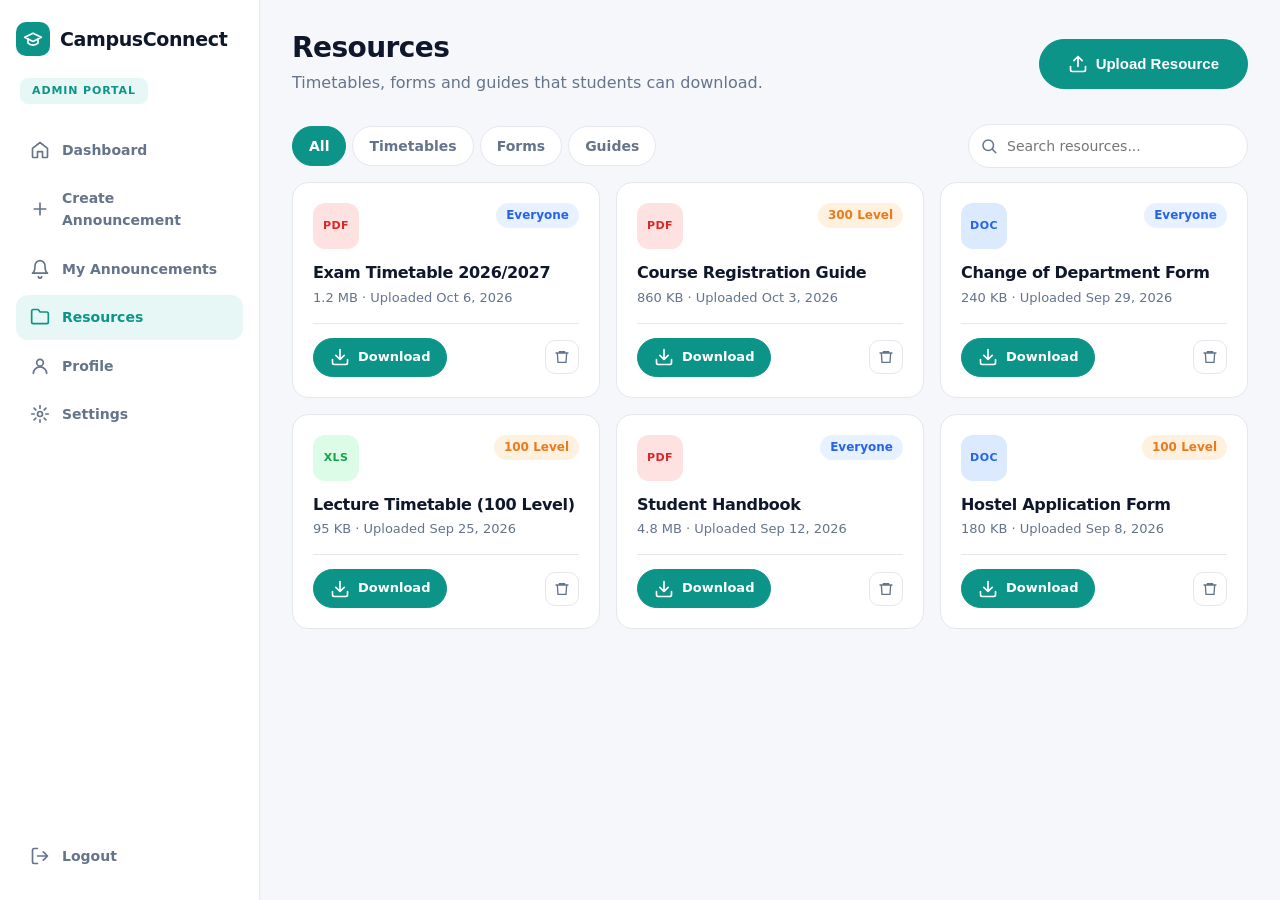
<file: resources.html>
<!DOCTYPE html>
<html lang="en">
<head>
  <meta charset="UTF-8">
  <meta name="viewport" content="width=device-width, initial-scale=1.0">
  <title>Resources | CampusConnect</title>
  <link rel="stylesheet" href="style.css">
  <link rel="stylesheet" href="dashboard.css">
</head>
<!-- This is the ADMIN version (teal, with upload and delete).
     For students: use the student sidebar, remove "theme-admin",
     and delete the Upload button and the delete buttons. -->
<body class="dashboard-page theme-admin">

  <div class="app">

    <!-- ============ SIDEBAR ============ -->
    <aside class="sidebar" id="sidebar">
      <a href="admin-dashboard.html" class="logo">
        <span class="logo-icon">
          <svg viewBox="0 0 24 24"><path d="m22 10-10-5L2 10l10 5z"/><path d="M6 12v5c3 3 9 3 12 0v-5"/></svg>
        </span>
        CampusConnect
      </a>

      <span class="role-tag">Admin Portal</span>

      <nav class="side-nav">
        <a href="admin-dashboard.html">
          <svg viewBox="0 0 24 24"><path d="m3 10 9-7 9 7v10a1 1 0 0 1-1 1h-5v-7H9v7H4a1 1 0 0 1-1-1z"/></svg>
          Dashboard
        </a>
        <a href="create-announcement.html">
          <svg viewBox="0 0 24 24"><path d="M12 5v14M5 12h14"/></svg>
          Create Announcement
        </a>
        <a href="my-announcements.html">
          <svg viewBox="0 0 24 24"><path d="M6 8a6 6 0 0 1 12 0c0 7 3 9 3 9H3s3-2 3-9"/><path d="M10 21a2 2 0 0 0 4 0"/></svg>
          My Announcements
        </a>
        <a href="resources.html" class="active">
          <svg viewBox="0 0 24 24"><path d="M4 20h16a2 2 0 0 0 2-2V8a2 2 0 0 0-2-2h-7.9l-1.5-2.2A2 2 0 0 0 9 3H4a2 2 0 0 0-2 2v13a2 2 0 0 0 2 2z"/></svg>
          Resources
        </a>
        <a href="profile.html">
          <svg viewBox="0 0 24 24"><circle cx="12" cy="8" r="4"/><path d="M4 21a8 8 0 0 1 16 0"/></svg>
          Profile
        </a>
        <a href="settings.html">
          <svg viewBox="0 0 24 24"><circle cx="12" cy="12" r="3"/><path d="M12 2v3M12 19v3M2 12h3M19 12h3M4.9 4.9 7 7M17 17l2.1 2.1M4.9 19.1 7 17M17 7l2.1-2.1"/></svg>
          Settings
        </a>
      </nav>

      <a href="login.html" class="logout" id="logoutBtn">
        <svg viewBox="0 0 24 24"><path d="M9 21H5a2 2 0 0 1-2-2V5a2 2 0 0 1 2-2h4M16 17l5-5-5-5M21 12H9"/></svg>
        Logout
      </a>
    </aside>

    <div class="overlay" id="overlay"></div>

    <!-- ============ MAIN AREA ============ -->
    <div class="content">

      <header class="topbar">
        <button class="icon-btn" id="menuBtn" aria-label="Open menu">
          <svg viewBox="0 0 24 24"><path d="M4 6h16M4 12h16M4 18h16"/></svg>
        </button>
        <span class="topbar-title">Resources</span>
        <span class="avatar">AY</span>
      </header>

      <main class="main">

        <div class="page-header">
          <div>
            <h1>Resources</h1>
            <p class="muted">Timetables, forms and guides that students can download.</p>
          </div>
          <!-- JS practice: open #uploadModal when clicked -->
          <button class="btn btn-primary btn-lg" id="uploadBtn">
            <svg viewBox="0 0 24 24"><path d="M21 15v4a2 2 0 0 1-2 2H5a2 2 0 0 1-2-2v-4M17 8l-5-5-5 5M12 3v12"/></svg>
            Upload Resource
          </button>
        </div>

        <!-- Category filters + search -->
        <div class="toolbar">
          <div class="filter-tabs" id="filterTabs">
            <button class="filter-tab active" data-filter="all">All</button>
            <button class="filter-tab" data-filter="timetable">Timetables</button>
            <button class="filter-tab" data-filter="form">Forms</button>
            <button class="filter-tab" data-filter="guide">Guides</button>
          </div>

          <div class="search">
            <svg viewBox="0 0 24 24"><circle cx="11" cy="11" r="7"/><path d="m21 21-4.3-4.3"/></svg>
            <input type="search" id="searchInput" placeholder="Search resources...">
          </div>
        </div>

        <!-- Resource cards. data-category and data-title help with filtering. -->
        <section class="resource-grid" id="resourceGrid">

          <article class="resource-card" data-category="timetable" data-title="exam timetable 2026/2027">
            <div class="resource-top">
              <div class="file-icon pdf">PDF</div>
              <span class="badge badge-general">Everyone</span>
            </div>
            <div>
              <h3>Exam Timetable 2026/2027</h3>
              <p class="resource-meta">1.2 MB &middot; Uploaded Oct 6, 2026</p>
            </div>
            <div class="resource-footer">
              <a href="#" class="btn btn-primary" download>
                <svg viewBox="0 0 24 24"><path d="M21 15v4a2 2 0 0 1-2 2H5a2 2 0 0 1-2-2v-4M7 10l5 5 5-5M12 15V3"/></svg>
                Download
              </a>
              <button class="action-btn danger" data-delete="1" aria-label="Delete" title="Delete">
                <svg viewBox="0 0 24 24"><path d="M3 6h18M8 6V4h8v2M19 6l-1 14H6L5 6"/></svg>
              </button>
            </div>
          </article>

          <article class="resource-card" data-category="guide" data-title="course registration guide">
            <div class="resource-top">
              <div class="file-icon pdf">PDF</div>
              <span class="badge badge-level-card">300 Level</span>
            </div>
            <div>
              <h3>Course Registration Guide</h3>
              <p class="resource-meta">860 KB &middot; Uploaded Oct 3, 2026</p>
            </div>
            <div class="resource-footer">
              <a href="#" class="btn btn-primary" download>
                <svg viewBox="0 0 24 24"><path d="M21 15v4a2 2 0 0 1-2 2H5a2 2 0 0 1-2-2v-4M7 10l5 5 5-5M12 15V3"/></svg>
                Download
              </a>
              <button class="action-btn danger" data-delete="2" aria-label="Delete" title="Delete">
                <svg viewBox="0 0 24 24"><path d="M3 6h18M8 6V4h8v2M19 6l-1 14H6L5 6"/></svg>
              </button>
            </div>
          </article>

          <article class="resource-card" data-category="form" data-title="change of department form">
            <div class="resource-top">
              <div class="file-icon doc">DOC</div>
              <span class="badge badge-general">Everyone</span>
            </div>
            <div>
              <h3>Change of Department Form</h3>
              <p class="resource-meta">240 KB &middot; Uploaded Sep 29, 2026</p>
            </div>
            <div class="resource-footer">
              <a href="#" class="btn btn-primary" download>
                <svg viewBox="0 0 24 24"><path d="M21 15v4a2 2 0 0 1-2 2H5a2 2 0 0 1-2-2v-4M7 10l5 5 5-5M12 15V3"/></svg>
                Download
              </a>
              <button class="action-btn danger" data-delete="3" aria-label="Delete" title="Delete">
                <svg viewBox="0 0 24 24"><path d="M3 6h18M8 6V4h8v2M19 6l-1 14H6L5 6"/></svg>
              </button>
            </div>
          </article>

          <article class="resource-card" data-category="timetable" data-title="lecture timetable 100 level">
            <div class="resource-top">
              <div class="file-icon xls">XLS</div>
              <span class="badge badge-level-card">100 Level</span>
            </div>
            <div>
              <h3>Lecture Timetable (100 Level)</h3>
              <p class="resource-meta">95 KB &middot; Uploaded Sep 25, 2026</p>
            </div>
            <div class="resource-footer">
              <a href="#" class="btn btn-primary" download>
                <svg viewBox="0 0 24 24"><path d="M21 15v4a2 2 0 0 1-2 2H5a2 2 0 0 1-2-2v-4M7 10l5 5 5-5M12 15V3"/></svg>
                Download
              </a>
              <button class="action-btn danger" data-delete="4" aria-label="Delete" title="Delete">
                <svg viewBox="0 0 24 24"><path d="M3 6h18M8 6V4h8v2M19 6l-1 14H6L5 6"/></svg>
              </button>
            </div>
          </article>

          <article class="resource-card" data-category="guide" data-title="student handbook">
            <div class="resource-top">
              <div class="file-icon pdf">PDF</div>
              <span class="badge badge-general">Everyone</span>
            </div>
            <div>
              <h3>Student Handbook</h3>
              <p class="resource-meta">4.8 MB &middot; Uploaded Sep 12, 2026</p>
            </div>
            <div class="resource-footer">
              <a href="#" class="btn btn-primary" download>
                <svg viewBox="0 0 24 24"><path d="M21 15v4a2 2 0 0 1-2 2H5a2 2 0 0 1-2-2v-4M7 10l5 5 5-5M12 15V3"/></svg>
                Download
              </a>
              <button class="action-btn danger" data-delete="5" aria-label="Delete" title="Delete">
                <svg viewBox="0 0 24 24"><path d="M3 6h18M8 6V4h8v2M19 6l-1 14H6L5 6"/></svg>
              </button>
            </div>
          </article>

          <article class="resource-card" data-category="form" data-title="hostel application form">
            <div class="resource-top">
              <div class="file-icon doc">DOC</div>
              <span class="badge badge-level-card">100 Level</span>
            </div>
            <div>
              <h3>Hostel Application Form</h3>
              <p class="resource-meta">180 KB &middot; Uploaded Sep 8, 2026</p>
            </div>
            <div class="resource-footer">
              <a href="#" class="btn btn-primary" download>
                <svg viewBox="0 0 24 24"><path d="M21 15v4a2 2 0 0 1-2 2H5a2 2 0 0 1-2-2v-4M7 10l5 5 5-5M12 15V3"/></svg>
                Download
              </a>
              <button class="action-btn danger" data-delete="6" aria-label="Delete" title="Delete">
                <svg viewBox="0 0 24 24"><path d="M3 6h18M8 6V4h8v2M19 6l-1 14H6L5 6"/></svg>
              </button>
            </div>
          </article>

        </section>

        <!-- Empty state: JS practice, remove "hidden" when no cards match -->
        <div class="empty-state" id="emptyState" hidden>
          <div class="stat-icon">
            <svg viewBox="0 0 24 24"><path d="M4 20h16a2 2 0 0 0 2-2V8a2 2 0 0 0-2-2h-7.9l-1.5-2.2A2 2 0 0 0 9 3H4a2 2 0 0 0-2 2v13a2 2 0 0 0 2 2z"/></svg>
          </div>
          <h3>No resources found</h3>
          <p>Try a different search or category, or upload a new resource.</p>
        </div>

      </main>
    </div>
  </div>

  <!-- ========== UPLOAD MODAL (JS practice: remove "hidden" to show) ========== -->
  <div class="modal-backdrop" id="uploadModal" hidden>
    <form class="modal modal-form form-panel" role="dialog" aria-modal="true" aria-labelledby="uploadTitle" id="uploadForm" novalidate>
      <h3 id="uploadTitle">Upload resource</h3>
      <p>Add a file for students to download.</p>

      <div class="field">
        <label class="label" for="resTitle">Title</label>
        <input type="text" id="resTitle" name="title" placeholder="e.g. Academic Calendar 2026/2027">
        <p class="error" id="resTitleError" hidden></p>
      </div>

      <div class="field">
        <label class="label" for="resCategory">Category</label>
        <select id="resCategory" name="category">
          <option value="timetable">Timetable</option>
          <option value="form">Form</option>
          <option value="guide">Guide</option>
        </select>
      </div>

      <div class="field">
        <label class="label" for="resAudience">Available to</label>
        <select id="resAudience" name="audience">
          <option value="everyone">Everyone</option>
          <option value="100">100 Level</option>
          <option value="200">200 Level</option>
          <option value="300">300 Level</option>
          <option value="400">400 Level</option>
          <option value="500">500 Level</option>
        </select>
      </div>

      <div class="field">
        <span class="label">File</span>
        <label class="dropzone" for="resFile">
          <span class="stat-icon" style="margin:0">
            <svg viewBox="0 0 24 24"><path d="M21 15v4a2 2 0 0 1-2 2H5a2 2 0 0 1-2-2v-4M17 8l-5-5-5 5M12 3v12"/></svg>
          </span>
          <span>
            <strong>Click to choose a file</strong>
            <span>PDF, DOCX, XLSX or images up to 5MB</span>
          </span>
          <input type="file" id="resFile" name="file" accept=".pdf,.doc,.docx,.xls,.xlsx,.jpg,.jpeg,.png">
        </label>
        <p class="file-name" id="resFileName" hidden></p>
        <p class="error" id="resFileError" hidden></p>
      </div>

      <div class="modal-actions">
        <button type="button" class="btn btn-outline" id="uploadCancel">Cancel</button>
        <button type="submit" class="btn btn-primary">Upload</button>
      </div>
    </form>
  </div>

  <!-- ========== DELETE CONFIRMATION ========== -->
  <div class="modal-backdrop" id="deleteModal" hidden>
    <div class="modal" role="dialog" aria-modal="true" aria-labelledby="deleteTitle">
      <h3 id="deleteTitle">Delete resource?</h3>
      <p>This can't be undone. Students will no longer be able to download it.</p>
      <div class="modal-actions">
        <button type="button" class="btn btn-outline" id="deleteCancel">Keep it</button>
        <button type="button" class="btn btn-danger" id="deleteConfirm">Yes, delete</button>
      </div>
    </div>
  </div>

  <!-- ========== TOAST ========== -->
  <div class="toast" id="toast" hidden>
    <svg viewBox="0 0 24 24"><path d="M20 6 9 17l-5-5"/></svg>
    <span id="toastText">Resource uploaded</span>
  </div>

  <!-- Add your JavaScript here later:
  <script src="resources.js"></script> -->
</body>
</html>
</file>
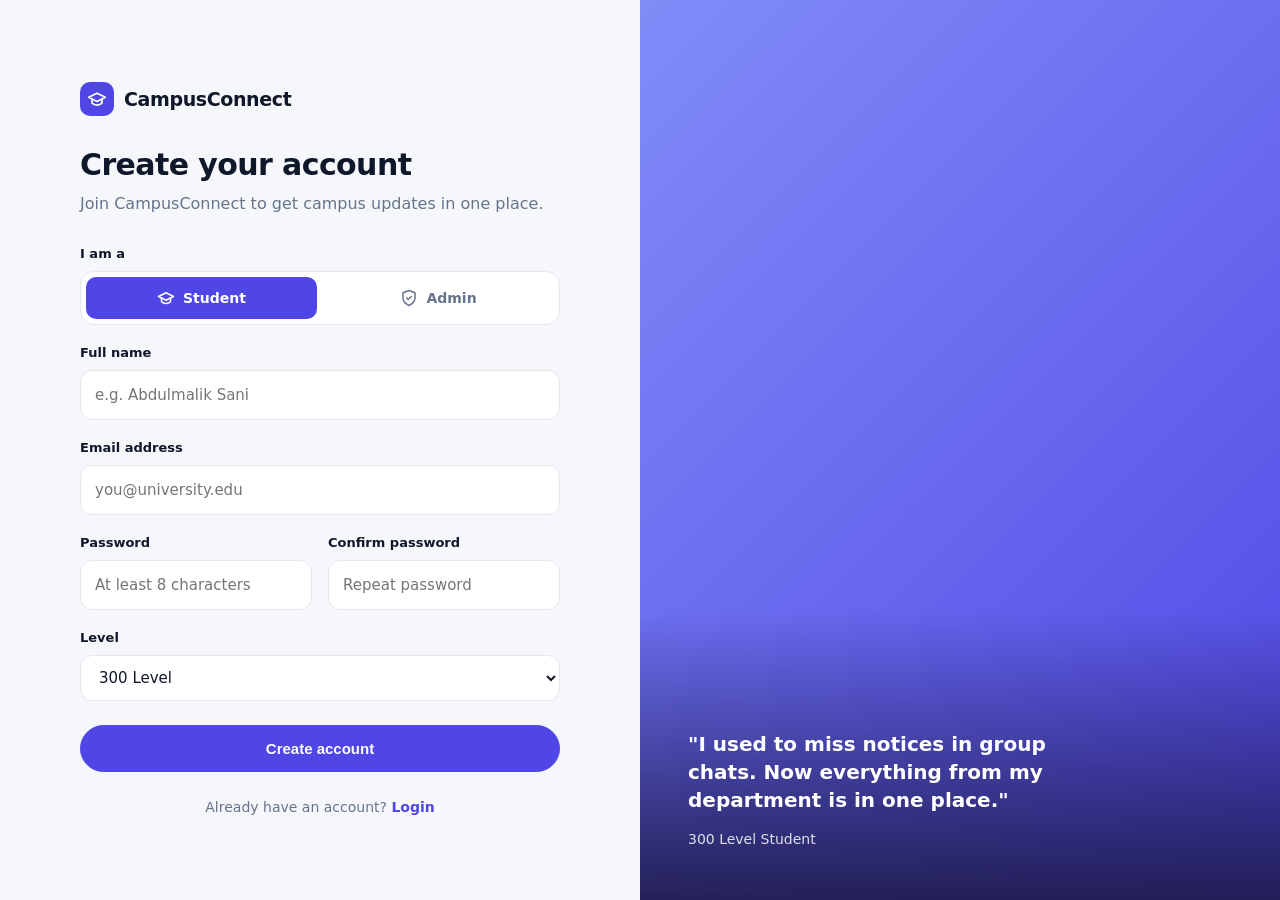
<file: signup.html>
<!DOCTYPE html>
<html lang="en">
<head>
  <meta charset="UTF-8">
  <meta name="viewport" content="width=device-width, initial-scale=1.0">
  <title>Sign Up | CampusConnect</title>
  <!-- style.css gives us the colors, buttons and base styles. auth.css is only for login/signup pages. -->
  <link rel="stylesheet" href="style.css">
  <link rel="stylesheet" href="auth.css">
</head>
<body class="auth-page">

  <div class="auth-layout">

    <!-- LEFT: form -->
    <main class="auth-main">
      <div class="auth-box">
        <a href="index.html" class="logo">
          <span class="logo-icon">
            <svg viewBox="0 0 24 24"><path d="m22 10-10-5L2 10l10 5z"/><path d="M6 12v5c3 3 9 3 12 0v-5"/></svg>
          </span>
          CampusConnect
        </a>

        <h1>Create your account</h1>
        <p class="auth-sub">Join CampusConnect to get campus updates in one place.</p>

        <form id="signupForm" class="signup-form" novalidate>

          <!-- Account type. The radio buttons are styled as a toggle, and the
               CSS (auth.css) shows/hides the extra fields with no JavaScript. -->
          <div class="field">
            <span class="label">I am a</span>
            <div class="toggle">
              <input type="radio" name="accountType" id="typeStudent" value="student" checked>
              <label for="typeStudent">
                <svg viewBox="0 0 24 24"><path d="m22 10-10-5L2 10l10 5z"/><path d="M6 12v5c3 3 9 3 12 0v-5"/></svg>
                Student
              </label>

              <input type="radio" name="accountType" id="typeAdmin" value="admin">
              <label for="typeAdmin">
                <svg viewBox="0 0 24 24"><path d="M12 22s8-4 8-10V5l-8-3-8 3v7c0 6 8 10 8 10z"/><path d="m9 12 2 2 4-4"/></svg>
                Admin
              </label>
            </div>
          </div>

          <div class="field">
            <label class="label" for="fullName">Full name</label>
            <input type="text" id="fullName" name="fullName" placeholder="e.g. Abdulmalik Sani" autocomplete="name">
            <p class="error" id="fullNameError" hidden></p>
          </div>

          <div class="field">
            <label class="label" for="email">Email address</label>
            <input type="email" id="email" name="email" placeholder="you@university.edu" autocomplete="email">
            <p class="error" id="emailError" hidden></p>
          </div>

          <div class="field-row">
            <div class="field">
              <label class="label" for="password">Password</label>
              <input type="password" id="password" name="password" placeholder="At least 8 characters" autocomplete="new-password">
              <p class="error" id="passwordError" hidden></p>
            </div>
            <div class="field">
              <label class="label" for="confirmPassword">Confirm password</label>
              <input type="password" id="confirmPassword" name="confirmPassword" placeholder="Repeat password" autocomplete="new-password">
              <p class="error" id="confirmPasswordError" hidden></p>
            </div>
          </div>

          <!-- STUDENT-ONLY FIELDS -->
          <div class="student-fields">
            <div class="field">
              <label class="label" for="level">Level</label>
              <select id="level" name="level">
                <option value="" disabled>Select your level</option>
                <option value="100">100 Level</option>
                <option value="200">200 Level</option>
                <option value="300" selected>300 Level</option>
                <option value="400">400 Level</option>
                <option value="500">500 Level</option>
              </select>
            </div>
          </div>

          <!-- ADMIN-ONLY FIELDS -->
          <div class="admin-fields">
            <div class="field">
              <label class="label" for="department">Department / Faculty</label>
              <input type="text" id="department" name="department" placeholder="e.g. Faculty of Science">
              <p class="error" id="departmentError" hidden></p>
            </div>

            <div class="field">
              <label class="label" for="adminInfo">Admin information</label>
              <textarea id="adminInfo" name="adminInfo" rows="3" placeholder="Your role and staff ID, e.g. Examinations Officer, Staff ID 04521"></textarea>
            </div>

            <div class="notice">
              <svg viewBox="0 0 24 24"><circle cx="12" cy="12" r="10"/><path d="M12 16v-4M12 8h.01"/></svg>
              <p>
                <strong>Verification required.</strong>
                Admin accounts must be verified by the Super Admin before you can publish announcements.
              </p>
            </div>
          </div>

          <button type="submit" class="btn btn-primary btn-lg btn-block" id="submitBtn">Create account</button>

          <!-- JS practice: show a success message here after signup -->
          <p class="form-message" id="formMessage" hidden></p>
        </form>

        <p class="auth-switch">Already have an account? <a href="login.html">Login</a></p>
      </div>
    </main>

    <!-- RIGHT: photo panel (hidden on small screens) -->
    <aside class="auth-side">
      <img src="https://unsplash.com/photos/PkAiydV3VuY/download?force=true&w=1100"
           alt="Two students smiling in a classroom" onerror="this.remove()">
      <div class="auth-side-overlay">
        <blockquote>
          "I used to miss notices in group chats. Now everything from my department is in one place."
        </blockquote>
        <span>300 Level Student</span>
      </div>
    </aside>

  </div>

  <!-- auth.js has the shared helpers, so it must load first -->
  <script src="auth.js"></script>
  <script src="signup.js"></script>
</body>
</html>
</file>
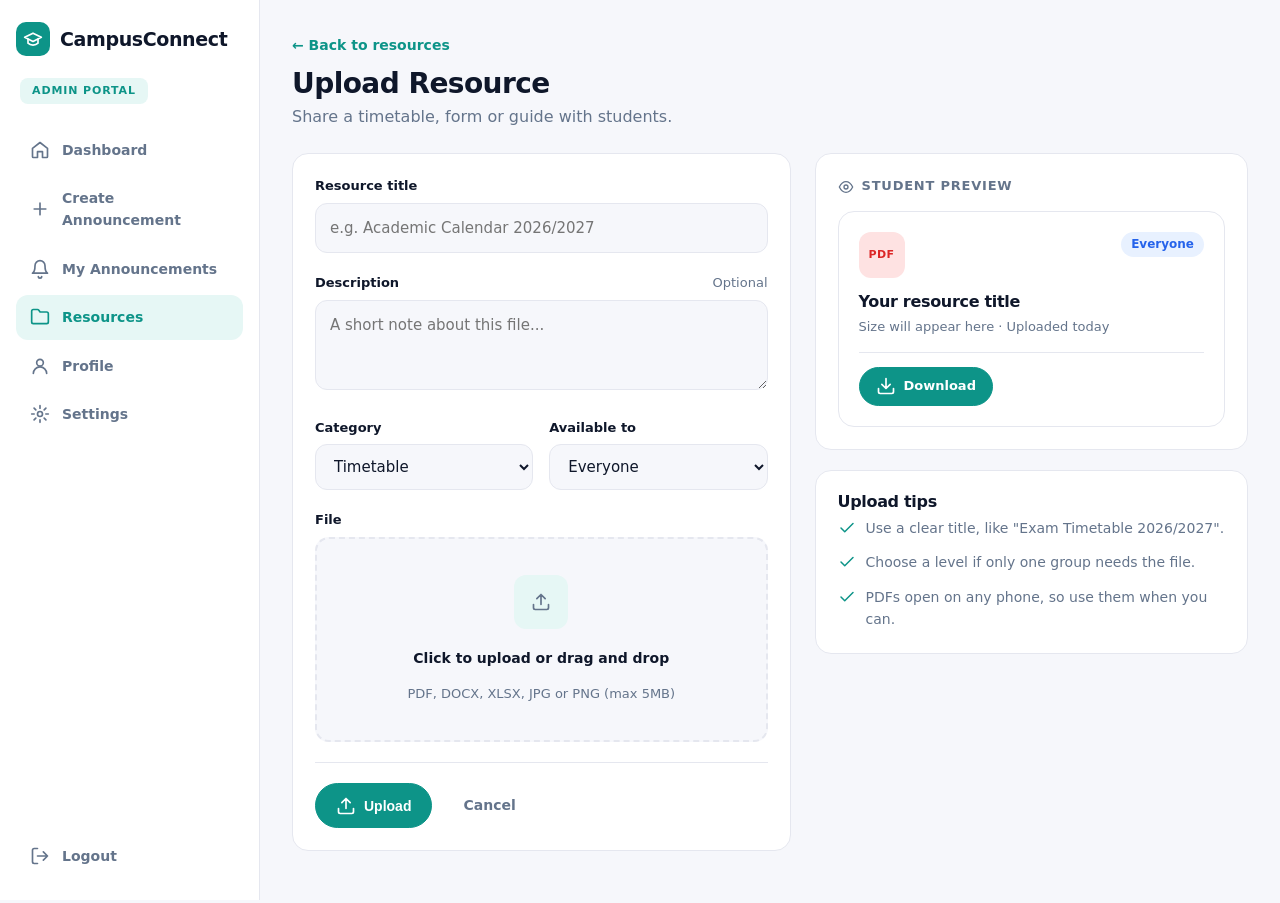
<file: upload-resource.html>
<!DOCTYPE html>
<html lang="en">
<head>
  <meta charset="UTF-8">
  <meta name="viewport" content="width=device-width, initial-scale=1.0">
  <title>Upload Resource | CampusConnect</title>
  <link rel="stylesheet" href="style.css">
  <link rel="stylesheet" href="dashboard.css">
</head>
<body class="dashboard-page theme-admin">

  <div class="app">

    <!-- ============ SIDEBAR ============ -->
    <aside class="sidebar" id="sidebar">
      <a href="admin-dashboard.html" class="logo">
        <span class="logo-icon">
          <svg viewBox="0 0 24 24"><path d="m22 10-10-5L2 10l10 5z"/><path d="M6 12v5c3 3 9 3 12 0v-5"/></svg>
        </span>
        CampusConnect
      </a>

      <span class="role-tag">Admin Portal</span>

      <nav class="side-nav">
        <a href="admin-dashboard.html">
          <svg viewBox="0 0 24 24"><path d="m3 10 9-7 9 7v10a1 1 0 0 1-1 1h-5v-7H9v7H4a1 1 0 0 1-1-1z"/></svg>
          Dashboard
        </a>
        <a href="create-announcement.html">
          <svg viewBox="0 0 24 24"><path d="M12 5v14M5 12h14"/></svg>
          Create Announcement
        </a>
        <a href="my-announcements.html">
          <svg viewBox="0 0 24 24"><path d="M6 8a6 6 0 0 1 12 0c0 7 3 9 3 9H3s3-2 3-9"/><path d="M10 21a2 2 0 0 0 4 0"/></svg>
          My Announcements
        </a>
        <a href="resources.html" class="active">
          <svg viewBox="0 0 24 24"><path d="M4 20h16a2 2 0 0 0 2-2V8a2 2 0 0 0-2-2h-7.9l-1.5-2.2A2 2 0 0 0 9 3H4a2 2 0 0 0-2 2v13a2 2 0 0 0 2 2z"/></svg>
          Resources
        </a>
        <a href="profile.html">
          <svg viewBox="0 0 24 24"><circle cx="12" cy="8" r="4"/><path d="M4 21a8 8 0 0 1 16 0"/></svg>
          Profile
        </a>
        <a href="settings.html">
          <svg viewBox="0 0 24 24"><circle cx="12" cy="12" r="3"/><path d="M12 2v3M12 19v3M2 12h3M19 12h3M4.9 4.9 7 7M17 17l2.1 2.1M4.9 19.1 7 17M17 7l2.1-2.1"/></svg>
          Settings
        </a>
      </nav>

      <a href="login.html" class="logout" id="logoutBtn">
        <svg viewBox="0 0 24 24"><path d="M9 21H5a2 2 0 0 1-2-2V5a2 2 0 0 1 2-2h4M16 17l5-5-5-5M21 12H9"/></svg>
        Logout
      </a>
    </aside>

    <div class="overlay" id="overlay"></div>

    <!-- ============ MAIN AREA ============ -->
    <div class="content">

      <header class="topbar">
        <button class="icon-btn" id="menuBtn" aria-label="Open menu">
          <svg viewBox="0 0 24 24"><path d="M4 6h16M4 12h16M4 18h16"/></svg>
        </button>
        <span class="topbar-title">Upload Resource</span>
        <span class="avatar">AY</span>
      </header>

      <main class="main">

        <div class="page-header-simple">
          <a href="resources.html" class="text-link">&larr; Back to resources</a>
          <h1 style="margin-top:10px">Upload Resource</h1>
          <p class="muted">Share a timetable, form or guide with students.</p>
        </div>

        <div class="create-grid">

          <!-- ========== FORM ========== -->
          <form class="panel form-panel" id="uploadForm" novalidate>

            <div class="field">
              <label class="label" for="title">Resource title</label>
              <input type="text" id="title" name="title" maxlength="80" placeholder="e.g. Academic Calendar 2026/2027">
              <p class="error" id="titleError" hidden></p>
            </div>

            <div class="field">
              <label class="label" for="description">
                Description <span class="optional">Optional</span>
              </label>
              <textarea id="description" name="description" maxlength="300" style="min-height:90px" placeholder="A short note about this file..."></textarea>
            </div>

            <div class="field-row-2">
              <div class="field">
                <label class="label" for="category">Category</label>
                <select id="category" name="category">
                  <option value="timetable">Timetable</option>
                  <option value="form">Form</option>
                  <option value="guide">Guide</option>
                </select>
              </div>

              <div class="field">
                <label class="label" for="audience">Available to</label>
                <select id="audience" name="audience">
                  <option value="everyone">Everyone</option>
                  <option value="100">100 Level</option>
                  <option value="200">200 Level</option>
                  <option value="300">300 Level</option>
                  <option value="400">400 Level</option>
                  <option value="500">500 Level</option>
                </select>
              </div>
            </div>

            <!-- File upload -->
            <div class="field">
              <span class="label">File</span>
              <label class="dropzone dropzone-lg" for="file" id="dropzone">
                <span class="stat-icon">
                  <svg viewBox="0 0 24 24"><path d="M21 15v4a2 2 0 0 1-2 2H5a2 2 0 0 1-2-2v-4M17 8l-5-5-5 5M12 3v12"/></svg>
                </span>
                <strong>Click to upload or drag and drop</strong>
                <span>PDF, DOCX, XLSX, JPG or PNG (max 5MB)</span>
                <input type="file" id="file" name="file" accept=".pdf,.doc,.docx,.xls,.xlsx,.jpg,.jpeg,.png">
              </label>

              <!-- Selected file. JS practice: fill in the name, size and icon, then remove "hidden". -->
              <div class="file-item" id="fileItem" hidden>
                <div class="file-icon pdf" id="fileIcon">PDF</div>
                <div class="file-info">
                  <strong id="fileName">filename.pdf</strong>
                  <span id="fileSize">0 KB</span>
                  <!-- Upload progress (loading state) -->
                  <div class="progress" id="progress" hidden>
                    <div class="progress-bar" id="progressBar"></div>
                  </div>
                </div>
                <button type="button" class="action-btn danger" id="removeFile" aria-label="Remove file" title="Remove file">
                  <svg viewBox="0 0 24 24"><path d="M18 6 6 18M6 6l12 12"/></svg>
                </button>
              </div>
              <p class="error" id="fileError" hidden></p>
            </div>

            <div class="form-actions">
              <button type="submit" class="btn btn-primary" id="uploadBtn">
                <svg viewBox="0 0 24 24"><path d="M21 15v4a2 2 0 0 1-2 2H5a2 2 0 0 1-2-2v-4M17 8l-5-5-5 5M12 3v12"/></svg>
                Upload
              </button>
              <a href="resources.html" class="btn btn-ghost" id="cancelBtn">Cancel</a>
            </div>
          </form>

          <!-- ========== PREVIEW + GUIDELINES ========== -->
          <aside class="preview-panel">

            <div class="panel">
              <div class="preview-label">
                <svg viewBox="0 0 24 24"><path d="M2 12s4-8 10-8 10 8 10 8-4 8-10 8S2 12 2 12z"/><circle cx="12" cy="12" r="3"/></svg>
                Student preview
              </div>

              <!-- JS practice: update these as the form changes -->
              <article class="resource-card" id="previewCard">
                <div class="resource-top">
                  <div class="file-icon pdf" id="previewIcon">PDF</div>
                  <span class="badge badge-general" id="previewAudience">Everyone</span>
                </div>
                <div>
                  <h3 id="previewTitle">Your resource title</h3>
                  <p class="resource-meta" id="previewMeta">Size will appear here &middot; Uploaded today</p>
                </div>
                <div class="resource-footer">
                  <span class="btn btn-primary">
                    <svg viewBox="0 0 24 24"><path d="M21 15v4a2 2 0 0 1-2 2H5a2 2 0 0 1-2-2v-4M7 10l5 5 5-5M12 15V3"/></svg>
                    Download
                  </span>
                </div>
              </article>
            </div>

            <div class="panel">
              <h2 style="font-size:16px;margin-bottom:6px">Upload tips</h2>
              <ul class="guidelines">
                <li>
                  <svg viewBox="0 0 24 24"><path d="M20 6 9 17l-5-5"/></svg>
                  Use a clear title, like "Exam Timetable 2026/2027".
                </li>
                <li>
                  <svg viewBox="0 0 24 24"><path d="M20 6 9 17l-5-5"/></svg>
                  Choose a level if only one group needs the file.
                </li>
                <li>
                  <svg viewBox="0 0 24 24"><path d="M20 6 9 17l-5-5"/></svg>
                  PDFs open on any phone, so use them when you can.
                </li>
              </ul>
            </div>

          </aside>
        </div>
      </main>
    </div>
  </div>

  <!-- ========== SUCCESS TOAST ========== -->
  <div class="toast" id="toast" hidden>
    <svg viewBox="0 0 24 24"><path d="M20 6 9 17l-5-5"/></svg>
    <span id="toastText">Resource uploaded</span>
  </div>

  <!-- Add your JavaScript here later:
  <script src="upload-resource.js"></script> -->
</body>
</html>
</file>
<file: style.css>
/* ==========================================================
   CampusConnect - Landing Page Styles
   ========================================================== */

/* ---------- Design tokens ---------- */
:root {
  --primary: #4f46e5;
  --primary-dark: #4338ca;
  --primary-soft: #eef0ff;
  --bg: #f6f7fb;
  --card: #ffffff;
  --text: #0f172a;
  --muted: #64748b;
  --border: #e5e7ef;

  --general: #2563eb;
  --general-soft: #e8f1ff;
  --level: #ea7a1a;
  --level-soft: #fff1e0;

  --radius: 16px;
  --shadow: 0 12px 32px rgba(15, 23, 42, 0.1);
}

/* ---------- Reset & base ---------- */
* {
  margin: 0;
  padding: 0;
  box-sizing: border-box;
}

html {
  scroll-behavior: smooth;
  scroll-padding-top: 72px;
}

body {
  font-family: "Inter", system-ui, -apple-system, "Segoe UI", sans-serif;
  background: var(--bg);
  color: var(--text);
  line-height: 1.6;
}

a {
  color: inherit;
  text-decoration: none;
}

img {
  display: block;
  width: 100%;
  height: 100%;
  object-fit: cover;
}

svg {
  width: 20px;
  height: 20px;
  fill: none;
  stroke: currentColor;
  stroke-width: 2;
  stroke-linecap: round;
  stroke-linejoin: round;
  flex-shrink: 0;
}

h1, h2, h3 {
  letter-spacing: -0.02em;
  line-height: 1.15;
}

.container {
  max-width: 1120px;
  margin: 0 auto;
  padding: 0 20px;
}

/* ---------- Buttons ---------- */
.btn {
  display: inline-flex;
  align-items: center;
  justify-content: center;
  gap: 8px;
  padding: 10px 20px;
  border-radius: 999px;
  border: 1px solid var(--border);
  font-size: 14px;
  font-weight: 600;
  cursor: pointer;
  transition: background 0.2s, transform 0.2s;
}

.btn:hover {
  transform: translateY(-1px);
}

.btn-primary {
  background: var(--primary);
  border-color: var(--primary);
  color: #fff;
}

.btn-primary:hover {
  background: var(--primary-dark);
}

.btn-outline {
  background: var(--card);
  color: var(--text);
}

.btn-outline:hover {
  background: var(--primary-soft);
}

.btn-white {
  background: #fff;
  color: var(--text);
  border-color: #fff;
}

.btn-lg {
  padding: 14px 28px;
  font-size: 15px;
}

/* ---------- Navbar ---------- */
.navbar {
  position: sticky;
  top: 0;
  z-index: 100;
  background: rgba(246, 247, 251, 0.9);
  backdrop-filter: blur(10px);
  border-bottom: 1px solid var(--border);
}

.nav-inner {
  height: 68px;
  display: flex;
  align-items: center;
  justify-content: space-between;
  gap: 24px;
}

.logo {
  display: flex;
  align-items: center;
  gap: 10px;
  font-weight: 800;
  font-size: 19px;
  letter-spacing: -0.02em;
}

.logo-icon {
  width: 34px;
  height: 34px;
  border-radius: 10px;
  background: var(--primary);
  color: #fff;
  display: grid;
  place-items: center;
}

.nav-links {
  display: flex;
  gap: 28px;
}

.nav-links a {
  color: var(--muted);
  font-weight: 500;
  transition: color 0.2s;
}

.nav-links a:hover {
  color: var(--text);
}

.nav-actions {
  display: flex;
  gap: 10px;
}

.nav-actions-mobile {
  display: none;
}

.menu-btn {
  display: none;
  background: var(--card);
  border: 1px solid var(--border);
  border-radius: 12px;
  padding: 8px;
  cursor: pointer;
  color: var(--text);
}

/* ---------- Photos (gradient shows if an image fails to load) ---------- */
.photo {
  position: relative;
  overflow: hidden;
  border-radius: 28px;
  background: linear-gradient(135deg, #c7d2fe, #818cf8 60%, #4f46e5);
}

.photo-hero {
  aspect-ratio: 4 / 4.4;
}

.photo-tall {
  aspect-ratio: 4 / 4.6;
}

/* ---------- Hero ---------- */
.hero {
  padding: 72px 0 56px;
}

.hero-grid {
  display: grid;
  grid-template-columns: 1.05fr 1fr;
  gap: 56px;
  align-items: center;
}

.pill {
  display: inline-flex;
  align-items: center;
  gap: 8px;
  background: var(--primary-soft);
  color: var(--primary);
  font-size: 13px;
  font-weight: 600;
  padding: 6px 14px;
  border-radius: 999px;
  margin-bottom: 20px;
}

.pill svg {
  width: 16px;
  height: 16px;
}

.hero h1 {
  font-size: clamp(34px, 5vw, 54px);
  margin-bottom: 20px;
}

.hero-text > p {
  font-size: 18px;
  color: var(--muted);
  max-width: 520px;
  margin-bottom: 32px;
}

.hero-buttons {
  display: flex;
  flex-wrap: wrap;
  gap: 12px;
  margin-bottom: 24px;
}

.trust {
  display: flex;
  flex-wrap: wrap;
  align-items: center;
  gap: 8px;
  color: var(--muted);
  font-size: 14px;
}

.trust svg {
  width: 16px;
  height: 16px;
  color: var(--primary);
  margin-left: 8px;
}

.trust svg:first-child {
  margin-left: 0;
}

/* Hero visual with floating cards */
.hero-visual {
  position: relative;
  padding: 0 0 24px 24px;
}

.ann-card {
  background: var(--card);
  border: 1px solid var(--border);
  border-left: 4px solid var(--general);
  border-radius: 14px;
  padding: 14px 16px;
  box-shadow: var(--shadow);
  width: min(300px, 80%);
}

.ann-card.level {
  border-left-color: var(--level);
}

.ann-card h3 {
  font-size: 15px;
  margin: 8px 0 4px;
}

.ann-top {
  display: flex;
  justify-content: space-between;
  align-items: center;
  gap: 12px;
}

.ann-top small,
.author {
  color: var(--muted);
  font-size: 12px;
}

.author {
  display: block;
}

.float-top {
  position: absolute;
  top: 28px;
  left: -8px;
}

.float-bottom {
  position: absolute;
  bottom: 0;
  right: -8px;
}

/* ---------- Badges ---------- */
.badge {
  display: inline-block;
  font-size: 12px;
  font-weight: 600;
  padding: 3px 10px;
  border-radius: 999px;
  white-space: nowrap;
}

.badge-general {
  background: var(--general-soft);
  color: var(--general);
}

.badge-level-card {
  background: var(--level-soft);
  color: var(--level);
}

/* ---------- Stats strip ---------- */
.stats {
  padding: 8px 0 40px;
}

.stats-grid {
  display: grid;
  grid-template-columns: repeat(4, 1fr);
  gap: 16px;
  background: var(--card);
  border: 1px solid var(--border);
  border-radius: 20px;
  padding: 28px 20px;
  max-width: 1080px;
}

.stats-grid div {
  text-align: center;
}

.stats-grid strong {
  display: block;
  font-size: 28px;
  letter-spacing: -0.02em;
  color: var(--primary);
}

.stats-grid span {
  color: var(--muted);
  font-size: 14px;
}

/* ---------- Sections ---------- */
.section {
  padding: 80px 0;
}

.section-alt {
  background: var(--card);
  border-top: 1px solid var(--border);
  border-bottom: 1px solid var(--border);
}

.eyebrow {
  display: inline-block;
  color: var(--primary);
  font-size: 13px;
  font-weight: 700;
  letter-spacing: 0.08em;
  text-transform: uppercase;
  margin-bottom: 10px;
}

h2 {
  font-size: clamp(26px, 3.5vw, 36px);
  margin-bottom: 12px;
}

.lead {
  color: var(--muted);
  font-size: 17px;
  max-width: 560px;
}

/* Two-column layout: image + content */
.split {
  display: grid;
  grid-template-columns: 1fr 1.1fr;
  gap: 64px;
  align-items: center;
}

.split-reverse {
  grid-template-columns: 1.1fr 1fr;
}

/* Features */
.feature-list {
  display: grid;
  gap: 22px;
  margin-top: 32px;
}

.feature {
  display: flex;
  gap: 16px;
  align-items: flex-start;
}

.feature h3 {
  font-size: 17px;
  margin-bottom: 2px;
}

.feature p {
  color: var(--muted);
  font-size: 14px;
}

.icon-box {
  width: 46px;
  height: 46px;
  border-radius: 12px;
  background: var(--primary-soft);
  color: var(--primary);
  display: grid;
  place-items: center;
  flex-shrink: 0;
}

/* How it works */
.steps {
  list-style: none;
  display: grid;
  gap: 24px;
  margin: 28px 0 32px;
}

.steps li {
  display: flex;
  gap: 16px;
  align-items: flex-start;
}

.steps h3 {
  font-size: 17px;
  margin-bottom: 2px;
}

.steps p {
  color: var(--muted);
  font-size: 14px;
}

.step-number {
  width: 42px;
  height: 42px;
  border-radius: 50%;
  background: var(--primary);
  color: #fff;
  display: grid;
  place-items: center;
  font-weight: 700;
  flex-shrink: 0;
}

/* About */
.about {
  text-align: center;
}

.about .lead {
  margin: 0 auto;
}

/* ---------- CTA with photo background ---------- */
.cta-section {
  padding-top: 0;
}

.cta {
  position: relative;
  overflow: hidden;
  border-radius: 28px;
  background: var(--primary);
  text-align: center;
  color: #fff;
}

.cta-bg {
  position: absolute;
  inset: 0;
}

/* Indigo overlay keeps the text readable on top of the photo */
.cta-bg::after {
  content: "";
  position: absolute;
  inset: 0;
  background: linear-gradient(135deg, rgba(67, 56, 202, 0.92), rgba(79, 70, 229, 0.82));
}

.cta-content {
  position: relative;
  z-index: 1;
  padding: 72px 24px;
}

.cta h2 {
  font-size: clamp(26px, 4vw, 38px);
  margin-bottom: 12px;
}

.cta p {
  max-width: 480px;
  margin: 0 auto 28px;
  opacity: 0.92;
}

/* ---------- Footer ---------- */
.footer {
  border-top: 1px solid var(--border);
  padding: 32px 0;
}

.footer-inner {
  display: flex;
  flex-wrap: wrap;
  align-items: center;
  justify-content: space-between;
  gap: 16px;
}

.footer-links {
  display: flex;
  gap: 24px;
  color: var(--muted);
  font-size: 14px;
}

.footer-links a:hover {
  color: var(--text);
}

.footer small {
  color: var(--muted);
}

.footer small a {
  text-decoration: underline;
}

/* ==========================================================
   Responsive
   ========================================================== */
@media (max-width: 900px) {
  .hero {
    padding: 44px 0 32px;
  }

  .hero-grid,
  .split,
  .split-reverse {
    grid-template-columns: 1fr;
    gap: 40px;
  }

  /* On mobile, show the text first, then the image */
  .split-reverse .split-image {
    order: 2;
  }

  .photo-hero,
  .photo-tall {
    aspect-ratio: 4 / 3;
  }

  .hero-visual {
    padding: 0 0 24px 0;
  }

  .float-top {
    left: 12px;
    top: 12px;
  }

  .float-bottom {
    right: 12px;
  }

  .stats-grid {
    grid-template-columns: repeat(2, 1fr);
    row-gap: 24px;
  }

  .nav-actions {
    display: none;
  }

  .menu-btn {
    display: block;
  }

  /* Mobile menu: hidden until JS adds the "open" class */
  .nav-links {
    display: none;
    position: absolute;
    top: 68px;
    left: 0;
    right: 0;
    flex-direction: column;
    gap: 0;
    background: var(--card);
    border-bottom: 1px solid var(--border);
    padding: 12px 20px 20px;
  }

  .nav-links.open {
    display: flex;
  }

  .nav-links > a {
    padding: 12px 0;
    border-bottom: 1px solid var(--border);
  }

  .nav-actions-mobile {
    display: flex;
    gap: 10px;
    margin-top: 16px;
  }

  .nav-actions-mobile .btn {
    flex: 1;
  }

  .section {
    padding: 56px 0;
  }

  .cta-content {
    padding: 52px 20px;
  }

  .footer-inner {
    flex-direction: column;
    align-items: flex-start;
  }
}
</file>
<file: dashboard.css>
/* ==========================================================
   CampusConnect - Dashboard layout (Student / Admin / Super Admin)
   Loaded after style.css. Add a theme class on <body> to change the accent:
     (none)         -> indigo  (student)
     theme-admin    -> teal    (admin)
     theme-super    -> violet  (super admin)
   ========================================================== */

.theme-admin {
  --primary: #0d9488;
  --primary-dark: #0f766e;
  --primary-soft: #e6f7f5;
}

.theme-super {
  --primary: #7c3aed;
  --primary-dark: #6d28d9;
  --primary-soft: #f1ebff;
}

:root {
  --sidebar-w: 260px;
  --published: #15803d;
  --published-soft: #dcfce7;
}

/* ---------- App layout ---------- */
.app {
  display: grid;
  grid-template-columns: var(--sidebar-w) 1fr;
  min-height: 100vh;
}

.content {
  min-width: 0; /* lets the table scroll instead of stretching the page */
}

.main {
  padding: 32px;
  max-width: 1040px;
}

.muted {
  color: var(--muted);
}

/* ---------- Sidebar ---------- */
.sidebar {
  position: sticky;
  top: 0;
  height: 100vh;
  display: flex;
  flex-direction: column;
  gap: 4px;
  padding: 22px 16px;
  background: var(--card);
  border-right: 1px solid var(--border);
}

.role-tag {
  align-self: flex-start;
  margin: 18px 4px 20px;
  padding: 4px 12px;
  border-radius: 8px;
  background: var(--primary-soft);
  color: var(--primary);
  font-size: 11px;
  font-weight: 700;
  letter-spacing: 0.08em;
  text-transform: uppercase;
}

.side-nav {
  display: flex;
  flex-direction: column;
  gap: 4px;
  flex: 1;
}

.side-nav a,
.logout {
  display: flex;
  align-items: center;
  gap: 12px;
  padding: 11px 14px;
  border-radius: 12px;
  color: var(--muted);
  font-weight: 600;
  font-size: 14px;
  transition: background 0.2s, color 0.2s;
}

.side-nav a:hover,
.logout:hover {
  background: var(--bg);
  color: var(--text);
}

.side-nav a.active {
  background: var(--primary-soft);
  color: var(--primary);
}

.logout:hover {
  color: #dc2626;
}

/* ---------- Top bar (mobile only) ---------- */
.topbar {
  display: none;
  align-items: center;
  justify-content: space-between;
  gap: 12px;
  padding: 12px 16px;
  background: var(--card);
  border-bottom: 1px solid var(--border);
  position: sticky;
  top: 0;
  z-index: 20;
}

.topbar-title {
  font-weight: 700;
}

.icon-btn {
  background: var(--card);
  border: 1px solid var(--border);
  border-radius: 12px;
  padding: 8px;
  cursor: pointer;
  color: var(--text);
  display: grid;
  place-items: center;
}

.avatar {
  width: 36px;
  height: 36px;
  border-radius: 50%;
  background: var(--primary);
  color: #fff;
  display: grid;
  place-items: center;
  font-size: 13px;
  font-weight: 700;
}

.overlay {
  display: none;
}

/* ---------- Page header ---------- */
.page-header {
  display: flex;
  align-items: center;
  justify-content: space-between;
  gap: 16px;
  flex-wrap: wrap;
  margin-bottom: 28px;
}

.page-header h1 {
  font-size: 28px;
  margin-bottom: 6px;
}

.page-header .muted {
  display: flex;
  align-items: center;
  flex-wrap: wrap;
  gap: 10px;
}

/* ---------- Stat cards ---------- */
.stats-cards {
  display: grid;
  grid-template-columns: repeat(4, 1fr);
  gap: 16px;
  margin-bottom: 28px;
}

.stat-card {
  background: var(--card);
  border: 1px solid var(--border);
  border-radius: var(--radius);
  padding: 20px;
}

.stat-icon {
  width: 42px;
  height: 42px;
  border-radius: 12px;
  background: var(--primary-soft);
  color: var(--primary);
  display: grid;
  place-items: center;
  margin-bottom: 14px;
}

.stat-card strong {
  display: block;
  font-size: 30px;
  letter-spacing: -0.02em;
  line-height: 1.1;
}

.stat-card span {
  color: var(--muted);
  font-size: 14px;
}

/* ---------- Panel + table ---------- */
.panel {
  background: var(--card);
  border: 1px solid var(--border);
  border-radius: var(--radius);
  padding: 22px;
  margin-bottom: 20px;
}

.panel-head {
  display: flex;
  align-items: center;
  justify-content: space-between;
  margin-bottom: 12px;
}

.panel-head h2 {
  font-size: 18px;
  margin: 0;
}

.text-link {
  color: var(--primary);
  font-weight: 600;
  font-size: 14px;
}

.text-link:hover {
  text-decoration: underline;
}

.table-wrap {
  overflow-x: auto;
}

.table {
  width: 100%;
  border-collapse: collapse;
}

.table th,
.table td {
  text-align: left;
  padding: 14px 12px;
  border-bottom: 1px solid var(--border);
  font-size: 14px;
  white-space: nowrap;
}

.table th {
  color: var(--muted);
  font-size: 12px;
  font-weight: 600;
  text-transform: uppercase;
  letter-spacing: 0.04em;
}

.table tbody tr:last-child td {
  border-bottom: 0;
}

.table tbody tr:hover {
  background: var(--bg);
}

/* ---------- Badges (extra ones for dashboards) ---------- */
.badge-published {
  background: var(--published-soft);
  color: var(--published);
}

.badge-draft {
  background: #f1f5f9;
  color: #475569;
}

.badge-verified {
  display: inline-flex;
  align-items: center;
  gap: 4px;
  background: var(--primary-soft);
  color: var(--primary);
}

.badge-verified svg {
  width: 13px;
  height: 13px;
}

/* ---------- Empty state ---------- */
.empty-state {
  text-align: center;
  padding: 40px 16px;
}

.empty-state[hidden] {
  display: none;
}

.empty-state .stat-icon {
  margin: 0 auto 14px;
  width: 54px;
  height: 54px;
}

.empty-state h3 {
  margin-bottom: 4px;
}

.empty-state p {
  color: var(--muted);
  font-size: 14px;
  margin-bottom: 18px;
}

/* ---------- Tip ---------- */
.tip {
  display: flex;
  gap: 12px;
  align-items: flex-start;
  background: var(--primary-soft);
  color: var(--text);
  border-radius: var(--radius);
  padding: 16px 18px;
  font-size: 14px;
}

.tip svg {
  color: var(--primary);
  margin-top: 2px;
}

/* ==========================================================
   Responsive
   ========================================================== */
@media (max-width: 1000px) {
  .stats-cards {
    grid-template-columns: repeat(2, 1fr);
  }
}

@media (max-width: 860px) {
  .app {
    grid-template-columns: 1fr;
  }

  /* Sidebar slides in from the left when JS adds the "open" class */
  .sidebar {
    position: fixed;
    top: 0;
    left: 0;
    z-index: 40;
    width: var(--sidebar-w);
    transform: translateX(-100%);
    transition: transform 0.25s ease;
  }

  .sidebar.open {
    transform: translateX(0);
  }

  .overlay.open {
    display: block;
    position: fixed;
    inset: 0;
    background: rgba(15, 23, 42, 0.45);
    z-index: 30;
  }

  .topbar {
    display: flex;
  }

  .main {
    padding: 20px 16px 40px;
  }

  .page-header .btn {
    width: 100%;
  }
}

@media (max-width: 480px) {
  .stat-card {
    padding: 16px;
  }

  .stat-card strong {
    font-size: 24px;
  }
}

/* ==========================================================
   Forms, announcement preview, modal & toast
   (used by Create Announcement and other form pages)
   ========================================================== */

.page-header-simple {
  margin-bottom: 24px;
}

.page-header-simple h1 {
  font-size: 28px;
  margin-bottom: 4px;
}

/* Form + preview side by side */
.create-grid {
  display: grid;
  grid-template-columns: 1.15fr 1fr;
  gap: 24px;
  align-items: start;
}

.form-panel .field {
  margin-bottom: 20px;
}

.form-panel .label {
  display: flex;
  justify-content: space-between;
  align-items: center;
  font-size: 13px;
  font-weight: 600;
  margin-bottom: 6px;
}

.optional {
  color: var(--muted);
  font-weight: 500;
}

.form-panel input[type="text"],
.form-panel select,
.form-panel textarea {
  width: 100%;
  padding: 12px 14px;
  border: 1px solid var(--border);
  border-radius: 12px;
  background: var(--bg);
  color: var(--text);
  font: inherit;
  font-size: 15px;
  transition: border-color 0.2s, box-shadow 0.2s;
}

.form-panel textarea {
  resize: vertical;
  min-height: 150px;
}

.form-panel input:focus,
.form-panel select:focus,
.form-panel textarea:focus {
  outline: none;
  border-color: var(--primary);
  box-shadow: 0 0 0 3px var(--primary-soft);
}

/* JS practice: add "invalid" when validation fails */
.form-panel .invalid {
  border-color: #dc2626;
  background: #fef2f2;
}

.hint {
  color: var(--muted);
  font-size: 12px;
  font-weight: 500;
}

.error {
  color: #dc2626;
  font-size: 13px;
  margin-top: 6px;
}

/* File upload box */
.dropzone {
  display: flex;
  align-items: center;
  gap: 14px;
  padding: 16px;
  border: 2px dashed var(--border);
  border-radius: 14px;
  background: var(--bg);
  cursor: pointer;
  transition: border-color 0.2s, background 0.2s;
}

.dropzone:hover,
.dropzone:focus-within {
  border-color: var(--primary);
  background: var(--primary-soft);
}

.dropzone input {
  position: absolute;
  opacity: 0;
  width: 1px;
  height: 1px;
}

.dropzone strong {
  display: block;
  font-size: 14px;
}

.dropzone span {
  color: var(--muted);
  font-size: 13px;
}

.file-name {
  margin-top: 8px;
  font-size: 13px;
  color: var(--primary);
  font-weight: 600;
}

.file-name[hidden] {
  display: none;
}

.form-actions {
  display: flex;
  flex-wrap: wrap;
  gap: 10px;
  padding-top: 8px;
  border-top: 1px solid var(--border);
  margin-top: 8px;
  padding-top: 20px;
}

.btn-ghost {
  background: transparent;
  border-color: transparent;
  color: var(--muted);
}

.btn-ghost:hover {
  background: var(--bg);
  color: var(--text);
}

/* Preview */
.preview-panel {
  position: sticky;
  top: 24px;
}

.preview-label {
  display: flex;
  align-items: center;
  gap: 8px;
  font-size: 13px;
  font-weight: 700;
  color: var(--muted);
  text-transform: uppercase;
  letter-spacing: 0.06em;
  margin-bottom: 14px;
}

.preview-label svg {
  width: 16px;
  height: 16px;
}

.preview-box {
  background: var(--bg);
  border-radius: 14px;
  padding: 16px;
}

.preview-box .ann-card {
  width: 100%;
  box-shadow: none;
  padding: 18px;
}

.preview-box .ann-card h3 {
  font-size: 17px;
  margin: 12px 0 6px;
  word-break: break-word;
}

.preview-box .ann-card p {
  color: var(--muted);
  font-size: 14px;
  white-space: pre-line;
  word-break: break-word;
}

.preview-box .ann-meta {
  display: flex;
  align-items: center;
  justify-content: space-between;
  gap: 12px;
  flex-wrap: wrap;
  margin-top: 16px;
}

.preview-note {
  color: var(--muted);
  font-size: 13px;
  margin-top: 12px;
}

/* Modal (confirmation) */
.modal-backdrop {
  position: fixed;
  inset: 0;
  z-index: 100;
  display: flex;
  align-items: center;
  justify-content: center;
  padding: 20px;
  background: rgba(15, 23, 42, 0.5);
}

.modal-backdrop[hidden] {
  display: none;
}

.modal {
  width: 100%;
  max-width: 400px;
  background: var(--card);
  border-radius: 20px;
  padding: 26px;
  box-shadow: 0 24px 60px rgba(15, 23, 42, 0.3);
}

.modal h3 {
  font-size: 19px;
  margin-bottom: 8px;
}

.modal p {
  color: var(--muted);
  font-size: 14px;
  margin-bottom: 22px;
}

.modal-actions {
  display: flex;
  gap: 10px;
  justify-content: flex-end;
}

/* Toast (success message) */
.toast {
  position: fixed;
  left: 50%;
  bottom: 24px;
  transform: translateX(-50%);
  z-index: 110;
  display: flex;
  align-items: center;
  gap: 10px;
  background: var(--text);
  color: #fff;
  padding: 12px 20px;
  border-radius: 999px;
  font-size: 14px;
  font-weight: 600;
}

.toast[hidden] {
  display: none;
}

@media (max-width: 960px) {
  .create-grid {
    grid-template-columns: 1fr;
  }

  .preview-panel {
    position: static;
  }
}

@media (max-width: 480px) {
  .form-actions .btn {
    flex: 1 1 100%;
  }
}

/* ==========================================================
   My Announcements: toolbar, filters, row actions
   ========================================================== */

.toolbar {
  display: flex;
  align-items: center;
  justify-content: space-between;
  flex-wrap: wrap;
  gap: 14px;
  margin-bottom: 14px;
}

.filter-tabs {
  display: flex;
  gap: 6px;
  overflow-x: auto;
}

.filter-tab {
  display: inline-flex;
  align-items: center;
  gap: 8px;
  padding: 8px 16px;
  border: 1px solid var(--border);
  border-radius: 999px;
  background: var(--card);
  color: var(--muted);
  font: inherit;
  font-size: 14px;
  font-weight: 600;
  cursor: pointer;
  white-space: nowrap;
  transition: background 0.2s, color 0.2s;
}

.filter-tab:hover {
  background: var(--primary-soft);
}

/* JS practice: move the "active" class to the clicked tab */
.filter-tab.active {
  background: var(--primary);
  border-color: var(--primary);
  color: #fff;
}

.filter-tab .count {
  font-size: 12px;
  opacity: 0.8;
}

.search {
  position: relative;
  width: 100%;
  max-width: 280px;
}

.search svg {
  position: absolute;
  left: 12px;
  top: 50%;
  transform: translateY(-50%);
  width: 18px;
  height: 18px;
  color: var(--muted);
}

.search input {
  width: 100%;
  padding: 10px 14px 10px 38px;
  border: 1px solid var(--border);
  border-radius: 999px;
  background: var(--card);
  color: var(--text);
  font: inherit;
  font-size: 14px;
}

.search input:focus {
  outline: none;
  border-color: var(--primary);
  box-shadow: 0 0 0 3px var(--primary-soft);
}

.row-actions {
  display: flex;
  gap: 6px;
}

.action-btn {
  width: 34px;
  height: 34px;
  display: grid;
  place-items: center;
  border: 1px solid var(--border);
  border-radius: 10px;
  background: var(--card);
  color: var(--muted);
  cursor: pointer;
  transition: background 0.2s, color 0.2s;
}

.action-btn svg {
  width: 16px;
  height: 16px;
}

.action-btn:hover {
  background: var(--primary-soft);
  color: var(--primary);
}

.action-btn.danger:hover {
  background: #fef2f2;
  color: #dc2626;
  border-color: #fecaca;
}

.table td .cell-sub {
  display: block;
  color: var(--muted);
  font-size: 12px;
  margin-top: 2px;
}

.btn-danger {
  background: #dc2626;
  border-color: #dc2626;
  color: #fff;
}

.btn-danger:hover {
  background: #b91c1c;
}

/* Table inside a panel with no padding */
.panel-flush {
  padding: 8px 12px;
}

@media (max-width: 600px) {
  .search {
    max-width: none;
  }
}

/* ==========================================================
   Resources: file cards
   ========================================================== */

.resource-grid {
  display: grid;
  grid-template-columns: repeat(auto-fill, minmax(260px, 1fr));
  gap: 16px;
}

.resource-card {
  display: flex;
  flex-direction: column;
  gap: 14px;
  background: var(--card);
  border: 1px solid var(--border);
  border-radius: var(--radius);
  padding: 20px;
  transition: transform 0.2s, box-shadow 0.2s;
}

.resource-card:hover {
  transform: translateY(-2px);
  box-shadow: 0 10px 24px rgba(15, 23, 42, 0.08);
}

.resource-top {
  display: flex;
  align-items: flex-start;
  justify-content: space-between;
  gap: 12px;
}

/* File type icon colors */
.file-icon {
  width: 46px;
  height: 46px;
  border-radius: 12px;
  display: grid;
  place-items: center;
  font-size: 11px;
  font-weight: 800;
  letter-spacing: 0.04em;
}

.file-icon.pdf { background: #fee2e2; color: #dc2626; }
.file-icon.doc { background: #dbeafe; color: #2563eb; }
.file-icon.xls { background: #dcfce7; color: #16a34a; }
.file-icon.img { background: #f3e8ff; color: #9333ea; }

.resource-card h3 {
  font-size: 16px;
  line-height: 1.3;
}

.resource-meta {
  color: var(--muted);
  font-size: 13px;
  margin-top: 4px;
}

.resource-footer {
  display: flex;
  align-items: center;
  justify-content: space-between;
  gap: 10px;
  margin-top: auto;
  padding-top: 14px;
  border-top: 1px solid var(--border);
}

.resource-footer .btn {
  padding: 8px 16px;
  font-size: 13px;
}

/* Modal form spacing */
.modal.modal-form {
  max-width: 460px;
}

.modal-form .field {
  margin-bottom: 16px;
}

.modal-form .modal-actions {
  margin-top: 8px;
}

/* ==========================================================
   Upload Resource page: selected file, progress, guidelines
   ========================================================== */

/* Bigger drop area for the full upload page */
.dropzone-lg {
  flex-direction: column;
  justify-content: center;
  text-align: center;
  padding: 36px 20px;
}

.dropzone-lg .stat-icon {
  margin: 0 auto 4px !important;
  width: 54px;
  height: 54px;
}

/* JS practice: add "dragover" while a file is dragged over the drop area */
.dropzone.dragover {
  border-color: var(--primary);
  background: var(--primary-soft);
}

/* Selected file row */
.file-item {
  display: flex;
  align-items: center;
  gap: 14px;
  margin-top: 12px;
  padding: 12px 14px;
  border: 1px solid var(--border);
  border-radius: 14px;
  background: var(--card);
}

.file-item[hidden] {
  display: none;
}

.file-item .file-icon {
  flex-shrink: 0;
}

.file-info {
  flex: 1;
  min-width: 0;
}

.file-info strong {
  display: block;
  font-size: 14px;
  overflow: hidden;
  text-overflow: ellipsis;
  white-space: nowrap;
}

.file-info span {
  color: var(--muted);
  font-size: 12px;
}

/* Progress bar (loading state) */
.progress {
  height: 6px;
  margin-top: 6px;
  border-radius: 999px;
  background: var(--border);
  overflow: hidden;
}

.progress[hidden] {
  display: none;
}

/* JS practice: change this element's width from 0% to 100% */
.progress-bar {
  height: 100%;
  width: 0%;
  background: var(--primary);
  border-radius: 999px;
  transition: width 0.2s ease;
}

/* Upload tips */
.guidelines {
  list-style: none;
  display: grid;
  gap: 12px;
  margin-top: 6px;
}

.guidelines li {
  display: flex;
  gap: 10px;
  align-items: flex-start;
  font-size: 14px;
  color: var(--muted);
}

.guidelines svg {
  width: 18px;
  height: 18px;
  margin-top: 2px;
  color: var(--primary);
}

.panel + .panel {
  margin-top: 20px;
}

.preview-panel .resource-card {
  box-shadow: none;
}

.preview-panel .resource-card:hover {
  transform: none;
}

/* Two fields side by side inside a form */
.field-row-2 {
  display: grid;
  grid-template-columns: 1fr 1fr;
  gap: 16px;
}

@media (max-width: 520px) {
  .field-row-2 {
    grid-template-columns: 1fr;
  }
}
</file>
<file: auth.css>
/* ==========================================================
   CampusConnect - Auth pages (Sign up / Login)
   Loaded after style.css, so it reuses the same colors and buttons.
   ========================================================== */

:root {
  --error: #dc2626;
  --error-soft: #fef2f2;
  --warn-soft: #fef3c7;
  --warn-text: #854d0e;
  --success: #16a34a;
}

/* ---------- Layout: form on the left, photo on the right ---------- */
.auth-layout {
  display: grid;
  grid-template-columns: 1fr 1fr;
  min-height: 100vh;
}

.auth-main {
  display: flex;
  justify-content: center;
  padding: 32px 20px;
}

.auth-box {
  width: 100%;
  max-width: 480px;
  margin: auto;
}

.auth-box h1 {
  font-size: 30px;
  margin: 32px 0 8px;
}

.auth-sub {
  color: var(--muted);
  margin-bottom: 28px;
}

/* ---------- Form fields ---------- */
.field {
  margin-bottom: 18px;
  flex: 1;
}

.field-row {
  display: flex;
  gap: 16px;
}

.label {
  display: block;
  font-size: 13px;
  font-weight: 600;
  margin-bottom: 6px;
}

.field input[type="text"],
.field input[type="email"],
.field input[type="password"],
.field select,
.field textarea {
  width: 100%;
  padding: 12px 14px;
  border: 1px solid var(--border);
  border-radius: 12px;
  background: var(--card);
  color: var(--text);
  font: inherit;
  font-size: 15px;
  transition: border-color 0.2s, box-shadow 0.2s;
}

.field textarea {
  resize: vertical;
}

.field input:focus,
.field select:focus,
.field textarea:focus {
  outline: none;
  border-color: var(--primary);
  box-shadow: 0 0 0 3px var(--primary-soft);
}

/* JS practice: add the "invalid" class to an input when validation fails */
.field input.invalid,
.field select.invalid,
.field textarea.invalid {
  border-color: var(--error);
  background: var(--error-soft);
}

.error {
  color: var(--error);
  font-size: 13px;
  margin-top: 6px;
}

/* ---------- Student / Admin toggle ---------- */
.toggle {
  display: grid;
  grid-template-columns: 1fr 1fr;
  gap: 6px;
  background: var(--card);
  border: 1px solid var(--border);
  border-radius: 14px;
  padding: 5px;
}

/* Hide the real radio buttons, but keep them working */
.toggle input {
  position: absolute;
  opacity: 0;
  pointer-events: none;
}

.toggle label {
  display: flex;
  align-items: center;
  justify-content: center;
  gap: 8px;
  padding: 10px;
  border-radius: 10px;
  font-weight: 600;
  font-size: 14px;
  color: var(--muted);
  cursor: pointer;
  transition: background 0.2s, color 0.2s;
}

.toggle label svg {
  width: 18px;
  height: 18px;
}

.toggle input:checked + label {
  background: var(--primary);
  color: #fff;
}

.toggle input:focus-visible + label {
  outline: 2px solid var(--primary);
  outline-offset: 2px;
}

/* ---------- Show/hide fields based on account type (no JavaScript) ----------
   :has() lets the form react to which radio button is checked. */
.admin-fields {
  display: none;
}

.signup-form:has(#typeAdmin:checked) .admin-fields {
  display: block;
}

.signup-form:has(#typeAdmin:checked) .student-fields {
  display: none;
}

/* ---------- Admin notice ---------- */
.notice {
  display: flex;
  gap: 12px;
  align-items: flex-start;
  background: var(--warn-soft);
  color: var(--warn-text);
  border-radius: 12px;
  padding: 14px;
  font-size: 14px;
  margin-bottom: 18px;
}

.notice svg {
  margin-top: 2px;
}

/* ---------- Buttons & messages ---------- */
.btn-block {
  width: 100%;
  margin-top: 6px;
}

.form-message {
  margin-top: 14px;
  padding: 12px 14px;
  border-radius: 12px;
  font-size: 14px;
  font-weight: 500;
  background: #dcfce7;
  color: #15803d;
}

.auth-switch {
  text-align: center;
  color: var(--muted);
  font-size: 14px;
  margin-top: 24px;
}

.auth-switch a {
  color: var(--primary);
  font-weight: 600;
}

.auth-switch a:hover {
  text-decoration: underline;
}

/* ---------- Photo panel ---------- */
.auth-side {
  position: relative;
  overflow: hidden;
  background: linear-gradient(135deg, #818cf8, #4f46e5);
}

.auth-side img {
  position: absolute;
  inset: 0;
}

.auth-side-overlay {
  position: absolute;
  left: 0;
  right: 0;
  bottom: 0;
  padding: 120px 48px 48px;
  color: #fff;
  background: linear-gradient(to top, rgba(30, 27, 75, 0.92), rgba(30, 27, 75, 0));
}

.auth-side-overlay blockquote {
  font-size: 20px;
  font-weight: 600;
  line-height: 1.4;
  margin-bottom: 12px;
  max-width: 420px;
}

.auth-side-overlay span {
  font-size: 14px;
  opacity: 0.85;
}

/* ==========================================================
   Responsive
   ========================================================== */
@media (max-width: 900px) {
  .auth-layout {
    grid-template-columns: 1fr;
  }

  .auth-side {
    display: none;
  }

  .auth-box h1 {
    font-size: 26px;
    margin-top: 24px;
  }
}

@media (max-width: 520px) {
  .field-row {
    flex-direction: column;
    gap: 0;
  }
}

/* ==========================================================
   Login page additions
   ========================================================== */

/* Three-option toggle (Student / Admin / Super Admin) */
.toggle-3 {
  grid-template-columns: repeat(3, 1fr);
}

.toggle-3 label {
  font-size: 13px;
  padding: 10px 6px;
  gap: 6px;
  text-align: center;
}

/* Remember me + Forgot password row */
.form-options {
  display: flex;
  align-items: center;
  justify-content: space-between;
  gap: 12px;
  margin-bottom: 20px;
  font-size: 14px;
}

.check {
  display: flex;
  align-items: center;
  gap: 8px;
  color: var(--muted);
  cursor: pointer;
}

.check input {
  width: 16px;
  height: 16px;
  accent-color: var(--primary);
  cursor: pointer;
}

.text-link {
  color: var(--primary);
  font-weight: 600;
}

.text-link:hover {
  text-decoration: underline;
}

/* Error version of the form message */
.form-message-error {
  background: var(--error-soft);
  color: var(--error);
}

@media (max-width: 420px) {
  .toggle-3 label svg {
    display: none;
  }
}
</file>
